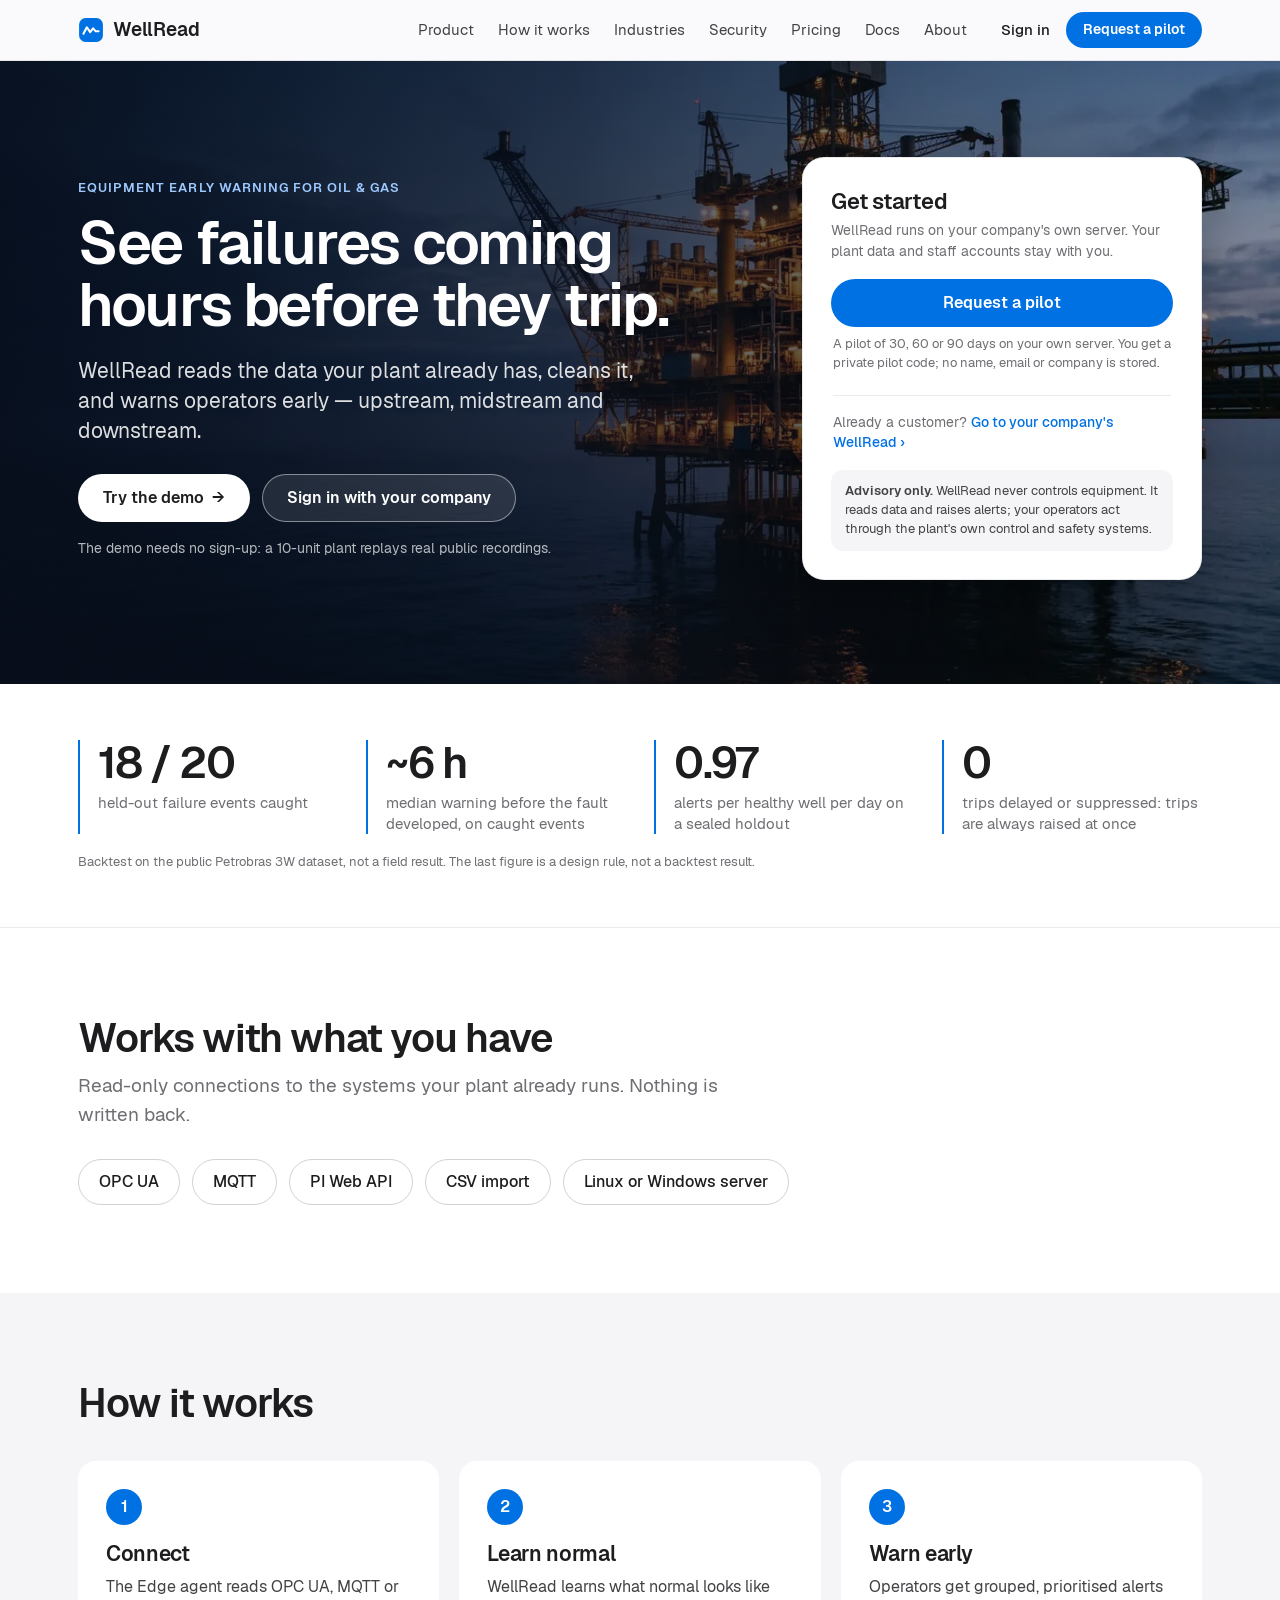
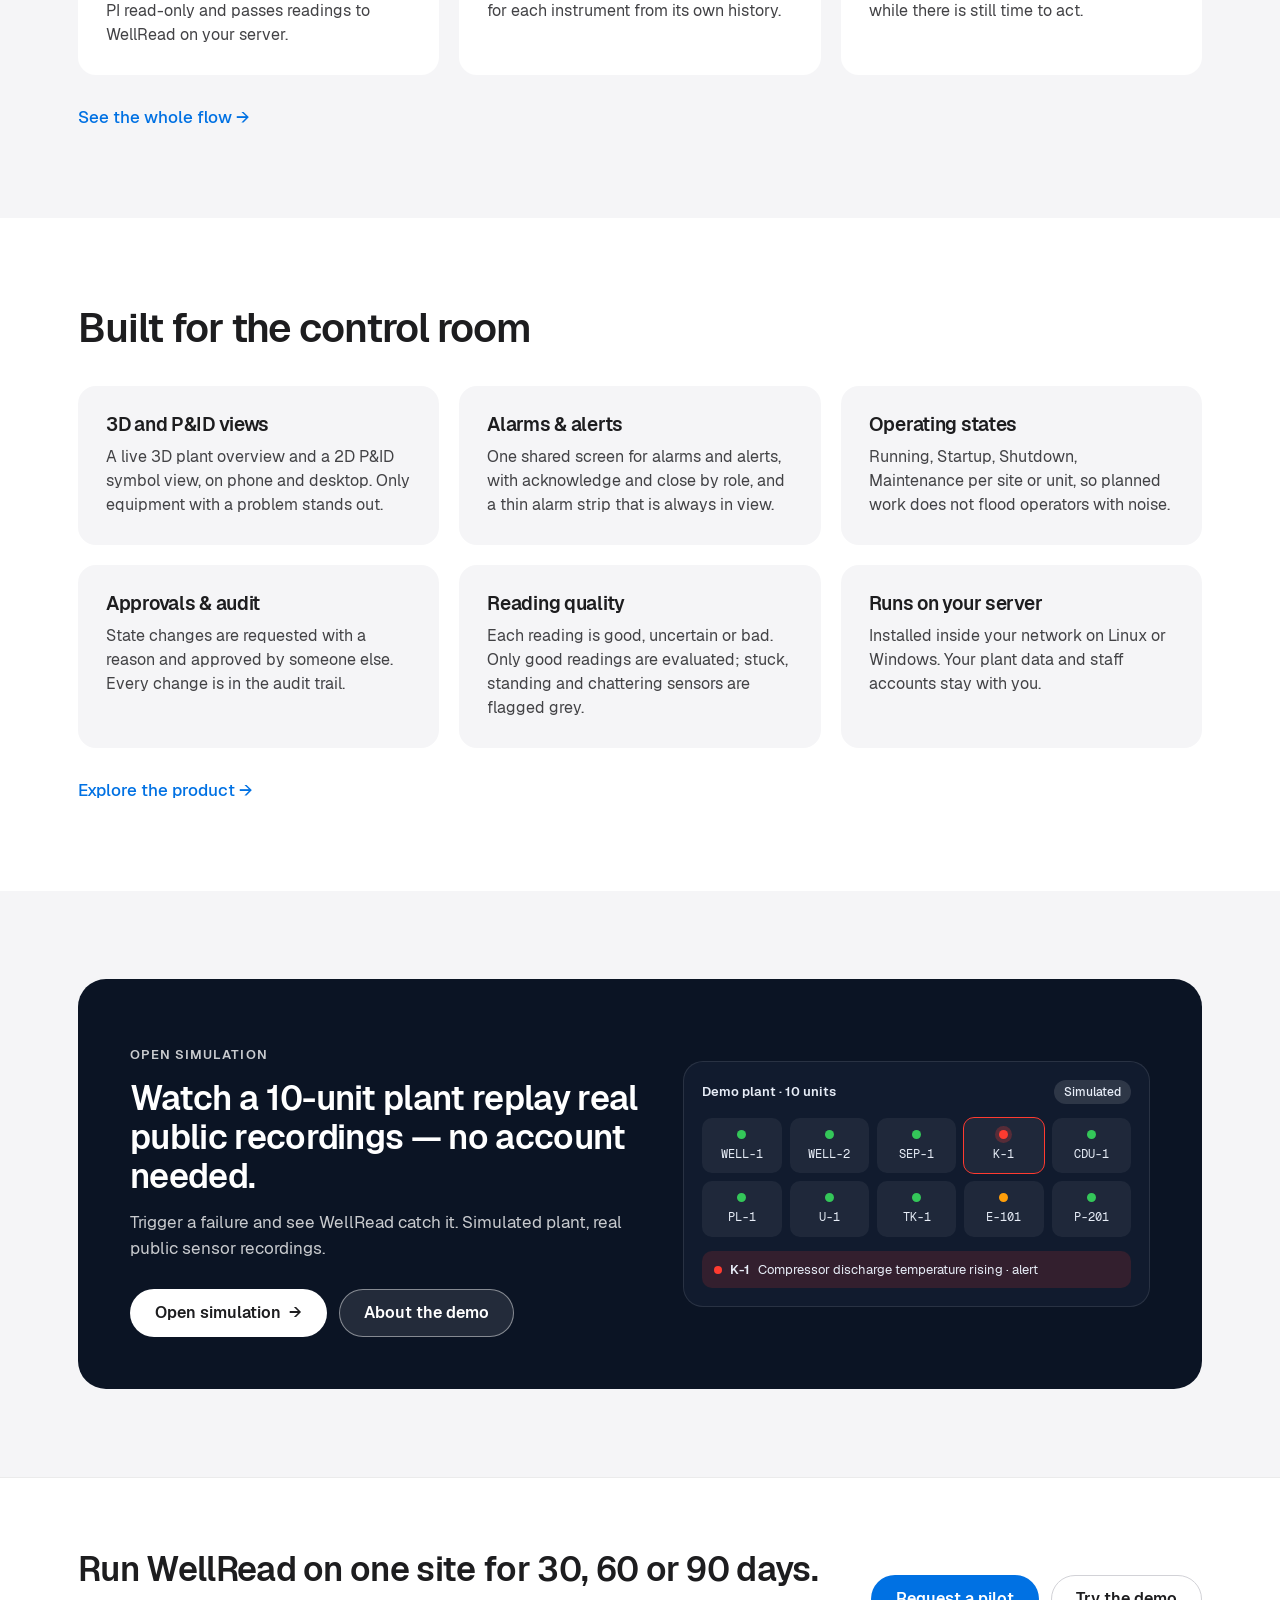
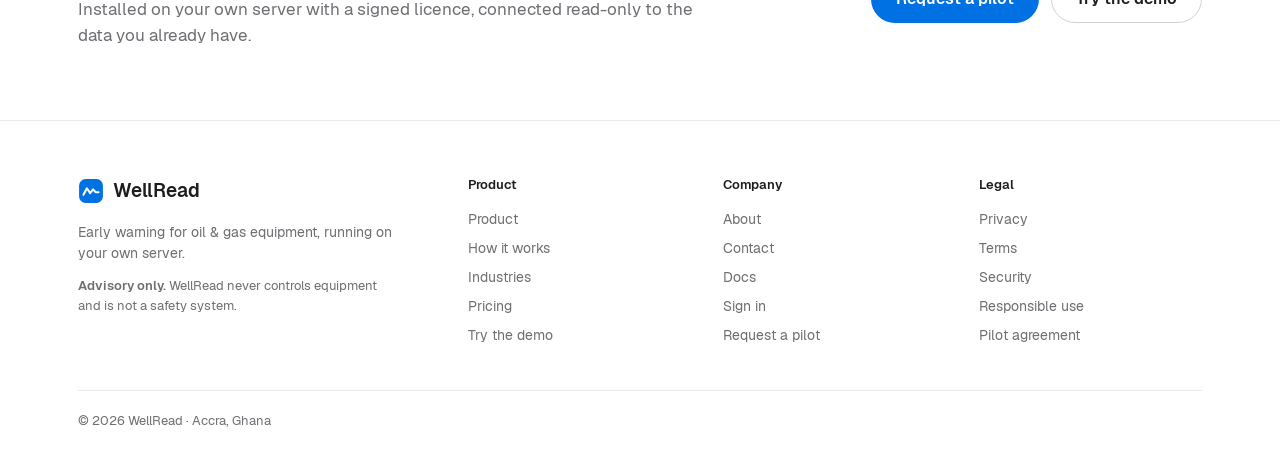
<file: index.html>
<!doctype html>
<html lang="en" data-theme="light">
<head>
<meta charset="utf-8" />
<meta name="viewport" content="width=device-width, initial-scale=1" />
<title>WellRead · Equipment early-warning for oil &amp; gas</title>
<meta name="description" content="WellRead watches your plant's sensor data and warns you before equipment trips. Upstream, midstream and downstream. Advisory only." />
<link rel="stylesheet" href="fonts/geist.css?v=1" />
<link rel="stylesheet" href="css/site.css?v=1" />
</head>
<body class="s-body s-home">
<a class="s-skip" href="#main">Skip to content</a>
<header class="s-top"><div class="s-bar s-wrap">
  <a class="s-logo" href="./" aria-label="WellRead home"><svg class="s-mark" viewBox="0 0 24 24" aria-hidden="true"><rect x="1" y="1" width="22" height="22" rx="6" fill="#0071e3"/><path d="M5 15.5l3.2-6 3 4.4 2.7-3.4 2.4 2.6H19" fill="none" stroke="#fff" stroke-width="1.9" stroke-linecap="round" stroke-linejoin="round"/></svg><span>WellRead</span></a>
  <nav class="s-nav" id="s-nav" aria-label="Main"><a href="https://wellread-uhm3.onrender.com/product">Product</a><a href="how-it-works.html">How it works</a><a href="https://wellread-uhm3.onrender.com/industries">Industries</a><a href="https://wellread-uhm3.onrender.com/security">Security</a><a href="https://wellread-uhm3.onrender.com/pricing">Pricing</a><a href="https://wellread-uhm3.onrender.com/docs">Docs</a><a href="https://wellread-uhm3.onrender.com/about">About</a><span class="s-navx"><a class="s-signin" href="https://wellread-uhm3.onrender.com/sign-in">Sign in</a><a class="s-btn s-btn-pri s-btn-sm" href="https://wellread-uhm3.onrender.com/pilot">Request a pilot</a></span></nav>
  <button class="s-burger" id="s-burger" type="button" aria-controls="s-nav" aria-expanded="false" aria-label="Menu"><i></i><i></i><i></i></button>
</div></header>
<main id="main">
<section class="s-hero" aria-label="Introduction">
  <picture class="s-hero-pic"><source type="image/webp" srcset="img/site/hero-800.webp 800w, img/site/hero.webp 1400w" sizes="100vw"><img src="img/site/hero.jpg" alt="" width="1376" height="768" decoding="async"></picture>
  <div class="s-wrap s-hero-in">
    <div class="s-hero-txt">
      <p class="s-eyebrow">Equipment early warning for oil &amp; gas</p>
      <h1>See failures coming hours before they trip.</h1>
      <p class="s-sub">WellRead reads the data your plant already has, cleans it, and warns operators early — upstream, midstream and downstream.</p>
      <div class="s-btns"><a class="s-btn s-btn-light" href="https://wellread-uhm3.onrender.com/sim" id="open-sim">Try the demo <span aria-hidden="true">→</span></a><a class="s-btn s-btn-ghost" href="https://wellread-uhm3.onrender.com/sign-in">Sign in with your company</a></div>
      <p class="s-hero-note">The demo needs no sign-up: a 10-unit plant replays real public recordings.</p>
    </div>
    <section class="x-card lc" aria-label="Get started" id="lc">
      <h2>Get started</h2>
      <p class="w-muted lc-lead">WellRead runs on your company's own server. Your plant data and staff accounts stay with you.</p>
      <a class="x-btn w-pri lc-btn" href="https://wellread-uhm3.onrender.com/pilot" id="lc-pilot">Request a pilot</a>
      <p class="w-muted lc-note" id="lc-pilot-note">A pilot of 30, 60 or 90 days on your own server. You get a private pilot code; no name, email or company is stored.</p>
      <p class="lc-cust">Already a customer? <a href="#company" id="lc-co" aria-expanded="false" aria-controls="lc-addr">Go to your company's WellRead &rsaquo;</a></p>
      <form class="lc-addr" id="lc-addr" hidden novalidate autocomplete="off">
        <label class="w-lab" for="lc-url">Your company's WellRead address</label>
        <div class="lc-row"><input class="w-input" id="lc-url" type="url" inputmode="url" autocapitalize="off" autocorrect="off" spellcheck="false" placeholder="wellread.yourcompany.com" /><button class="x-btn w-pri" type="submit" id="lc-go">Go</button></div>
        <p class="w-err" id="lc-err" role="alert"></p>
        <p class="w-muted lc-note">Don't know it? Your IT team has it on the setup sheet. This address is only remembered on this device.</p>
      </form>

      <p class="advisory" style="margin-top:18px"><span><b>Advisory only.</b> WellRead never controls equipment. It reads data and raises alerts; your operators act through the plant's own control and safety systems.</span></p>
    </section>
  </div>
</section>

<section class="s-sec s-figs-sec" aria-label="Backtest results"><div class="s-wrap">
  <div class="s-figs">
    <div><b>18 / 20</b><span>held-out failure events caught</span></div>
    <div><b>~6 h</b><span>median warning before the fault developed, on caught events</span></div>
    <div><b>0.97</b><span>alerts per healthy well per day on a sealed holdout</span></div>
    <div><b>0</b><span>trips delayed or suppressed: trips are always raised at once</span></div>
  </div>
  <p class="s-fine">Backtest on the public Petrobras 3W dataset, not a field result. The last figure is a design rule, not a backtest result.</p>
</div></section>

<section class="s-sec s-sec-white"><div class="s-wrap">
  <h2 class="s-h2">Works with what you have</h2>
  <p class="s-lead">Read-only connections to the systems your plant already runs. Nothing is written back.</p>
  <ul class="s-badges"><li>OPC UA</li><li>MQTT</li><li>PI Web API</li><li>CSV import</li><li>Linux or Windows server</li></ul>
</div></section>

<section class="s-sec"><div class="s-wrap">
  <h2 class="s-h2">How it works</h2>
  <ol class="s-steps3">
    <li><span>1</span><h3>Connect</h3><p>The Edge agent reads OPC UA, MQTT or PI read-only and passes readings to WellRead on your server.</p></li>
    <li><span>2</span><h3>Learn normal</h3><p>WellRead learns what normal looks like for each instrument from its own history.</p></li>
    <li><span>3</span><h3>Warn early</h3><p>Operators get grouped, prioritised alerts while there is still time to act.</p></li>
  </ol>
  <p class="s-more"><a href="how-it-works.html">See the whole flow <span aria-hidden="true">→</span></a></p>
</div></section>

<section class="s-sec s-sec-white"><div class="s-wrap">
  <h2 class="s-h2">Built for the control room</h2>
  <div class="s-cards3"><article class="s-card"><h3>3D and P&amp;ID views</h3><p>A live 3D plant overview and a 2D P&amp;ID symbol view, on phone and desktop. Only equipment with a problem stands out.</p></article><article class="s-card"><h3>Alarms &amp; alerts</h3><p>One shared screen for alarms and alerts, with acknowledge and close by role, and a thin alarm strip that is always in view.</p></article><article class="s-card"><h3>Operating states</h3><p>Running, Startup, Shutdown, Maintenance per site or unit, so planned work does not flood operators with noise.</p></article><article class="s-card"><h3>Approvals &amp; audit</h3><p>State changes are requested with a reason and approved by someone else. Every change is in the audit trail.</p></article><article class="s-card"><h3>Reading quality</h3><p>Each reading is good, uncertain or bad. Only good readings are evaluated; stuck, standing and chattering sensors are flagged grey.</p></article><article class="s-card"><h3>Runs on your server</h3><p>Installed inside your network on Linux or Windows. Your plant data and staff accounts stay with you.</p></article></div>
  <p class="s-more"><a href="https://wellread-uhm3.onrender.com/product">Explore the product <span aria-hidden="true">→</span></a></p>
</div></section>

<section class="s-sec"><div class="s-wrap">
  <div class="s-demo">
    <div><p class="s-eyebrow s-eyebrow-d">Open simulation</p><h2>Watch a 10-unit plant replay real public recordings — no account needed.</h2>
      <p>Trigger a failure and see WellRead catch it. Simulated plant, real public sensor recordings.</p>
      <div class="s-btns"><a class="s-btn s-btn-light" href="https://wellread-uhm3.onrender.com/sim">Open simulation <span aria-hidden="true">→</span></a><a class="s-btn s-btn-ghost" href="https://wellread-uhm3.onrender.com/try-demo">About the demo</a></div></div>
    <div class="s-plant" aria-hidden="true"><div class="s-plant-hd"><span>Demo plant · 10 units</span><span class="s-pill-sim">Simulated</span></div>
    <div class="s-plant-grid"><div class="s-unit s-ok"><i></i>WELL-1</div><div class="s-unit s-ok"><i></i>WELL-2</div><div class="s-unit s-ok"><i></i>SEP-1</div><div class="s-unit s-crit"><i></i>K-1</div><div class="s-unit s-ok"><i></i>CDU-1</div><div class="s-unit s-ok"><i></i>PL-1</div><div class="s-unit s-ok"><i></i>U-1</div><div class="s-unit s-ok"><i></i>TK-1</div><div class="s-unit s-warn"><i></i>E-101</div><div class="s-unit s-ok"><i></i>P-201</div></div>
    <div class="s-plant-al"><i></i><b>K-1</b><span>Compressor discharge temperature rising · alert</span></div></div>
  </div>
</div></section>
<section class="s-band"><div class="s-wrap s-band-in"><div><h2>Run WellRead on one site for 30, 60 or 90 days.</h2><p>Installed on your own server with a signed licence, connected read-only to the data you already have.</p></div>
  <div class="s-btns"><a class="s-btn s-btn-pri" href="https://wellread-uhm3.onrender.com/pilot">Request a pilot</a><a class="s-btn s-btn-ghost-d" href="https://wellread-uhm3.onrender.com/try-demo">Try the demo</a></div></div></section>
</main>
<footer class="s-foot" id="s-foot"><div class="s-wrap">
  <div class="s-fcols">
    <div class="s-fbrand"><a class="s-logo" href="./"><svg class="s-mark" viewBox="0 0 24 24" aria-hidden="true"><rect x="1" y="1" width="22" height="22" rx="6" fill="#0071e3"/><path d="M5 15.5l3.2-6 3 4.4 2.7-3.4 2.4 2.6H19" fill="none" stroke="#fff" stroke-width="1.9" stroke-linecap="round" stroke-linejoin="round"/></svg><span>WellRead</span></a>
      <p>Early warning for oil &amp; gas equipment, running on your own server.</p>
      <p class="s-fadv"><b>Advisory only.</b> WellRead never controls equipment and is not a safety system.</p></div>
    <div><h3>Product</h3><a href="https://wellread-uhm3.onrender.com/product">Product</a><a href="how-it-works.html">How it works</a><a href="https://wellread-uhm3.onrender.com/industries">Industries</a><a href="https://wellread-uhm3.onrender.com/pricing">Pricing</a><a href="https://wellread-uhm3.onrender.com/try-demo">Try the demo</a></div>
    <div><h3>Company</h3><a href="https://wellread-uhm3.onrender.com/about">About</a><a href="https://wellread-uhm3.onrender.com/contact">Contact</a><a href="https://wellread-uhm3.onrender.com/docs">Docs</a><a href="https://wellread-uhm3.onrender.com/sign-in">Sign in</a><a href="https://wellread-uhm3.onrender.com/pilot">Request a pilot</a></div>
    <div><h3>Legal</h3><a href="https://wellread-uhm3.onrender.com/legal#privacy">Privacy</a><a href="https://wellread-uhm3.onrender.com/legal#terms">Terms</a><a href="https://wellread-uhm3.onrender.com/security">Security</a><a href="https://wellread-uhm3.onrender.com/legal#responsible-use">Responsible use</a><a href="https://wellread-uhm3.onrender.com/pilot-agreement">Pilot agreement</a></div>
  </div>
  <p class="s-copy">© 2026 WellRead · Accra, Ghana</p>
</div></footer>
<script src="js/landing-card.js?v=2"></script>
<script src="js/site.js?v=1"></script>
</body>
</html>
</file>
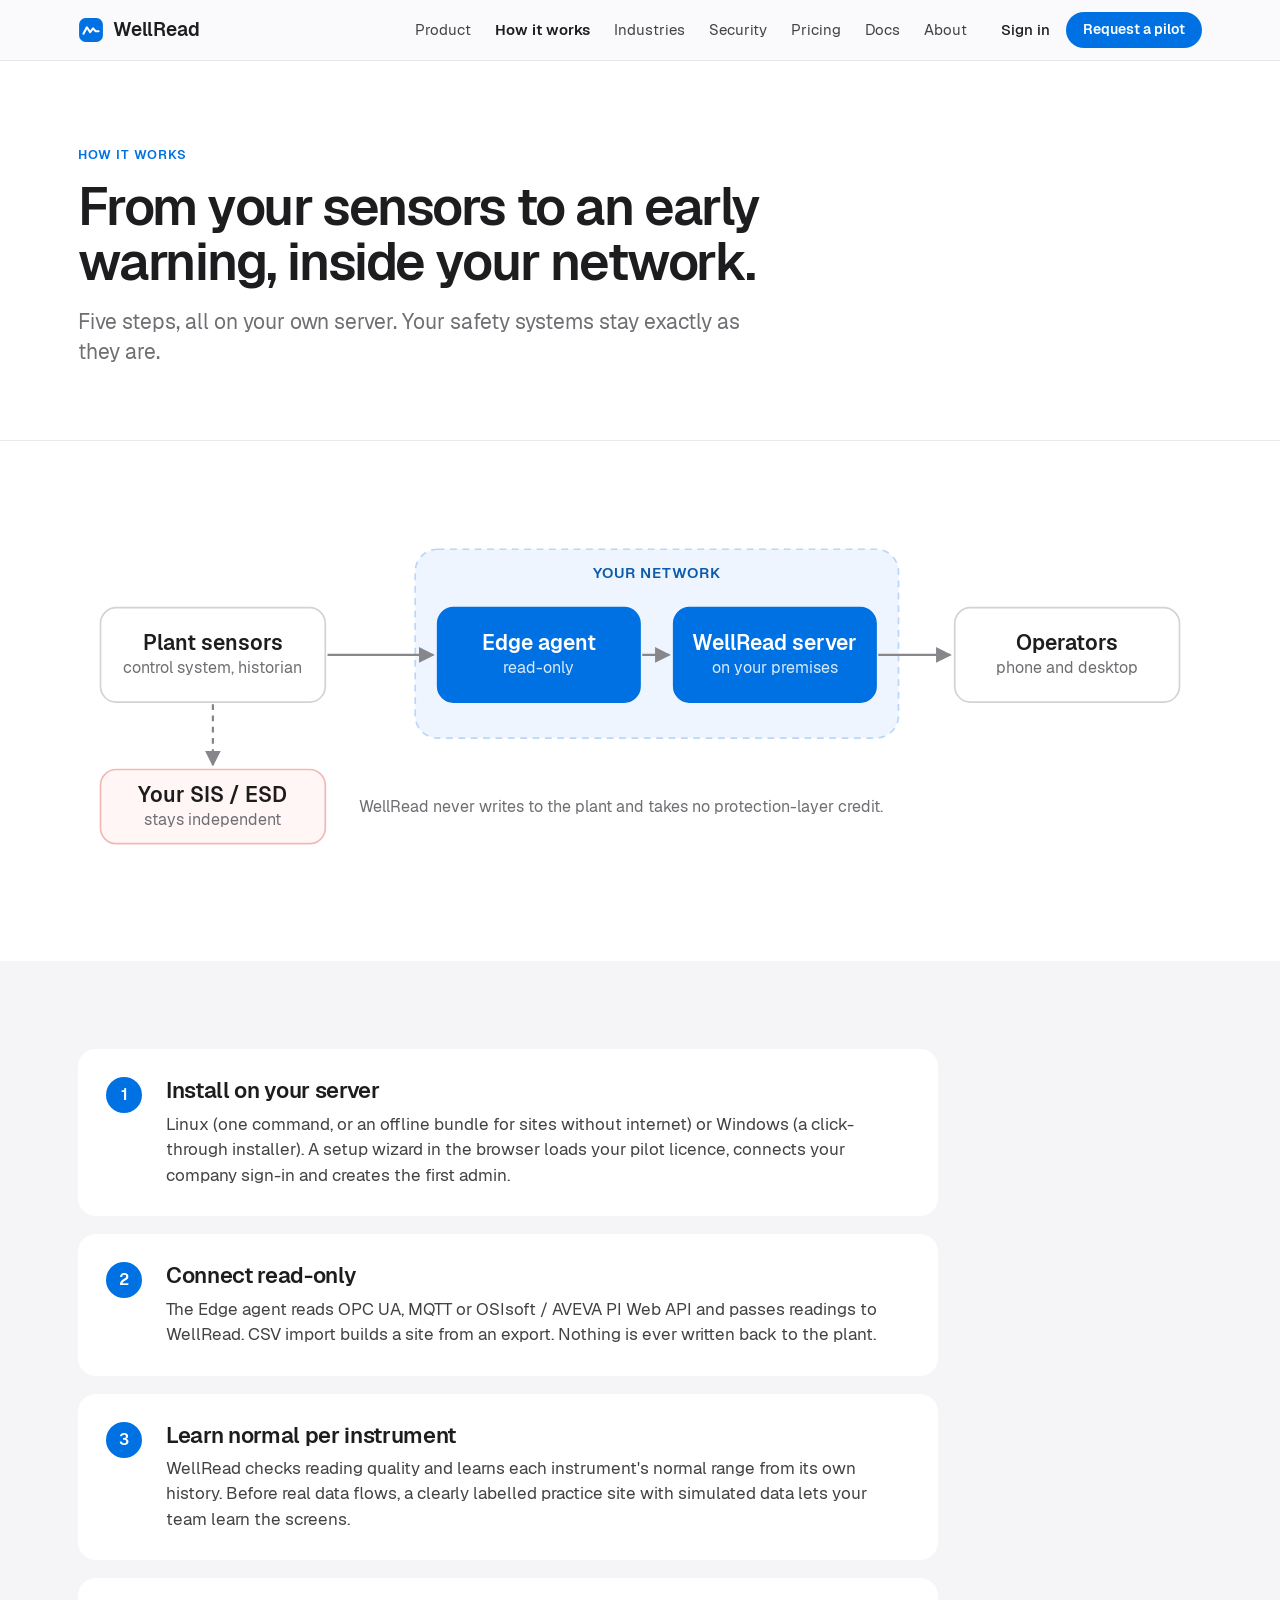
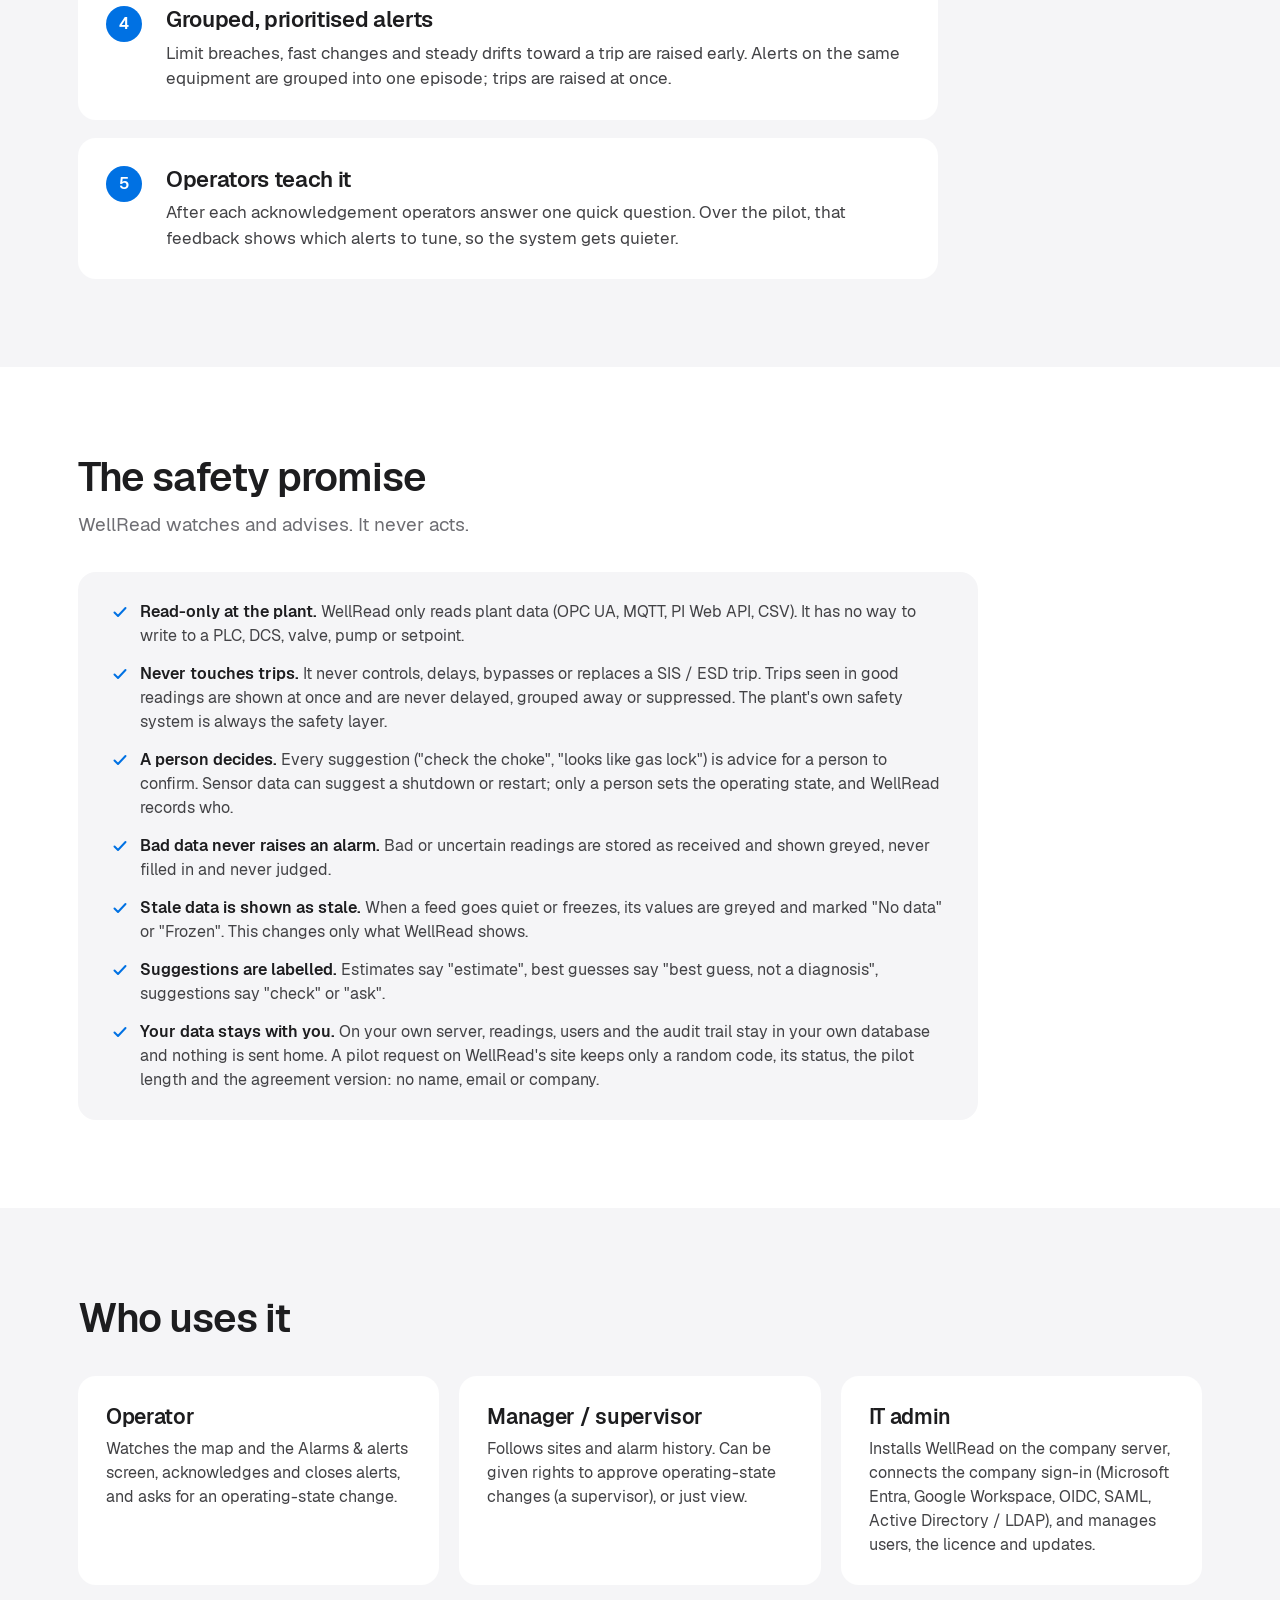
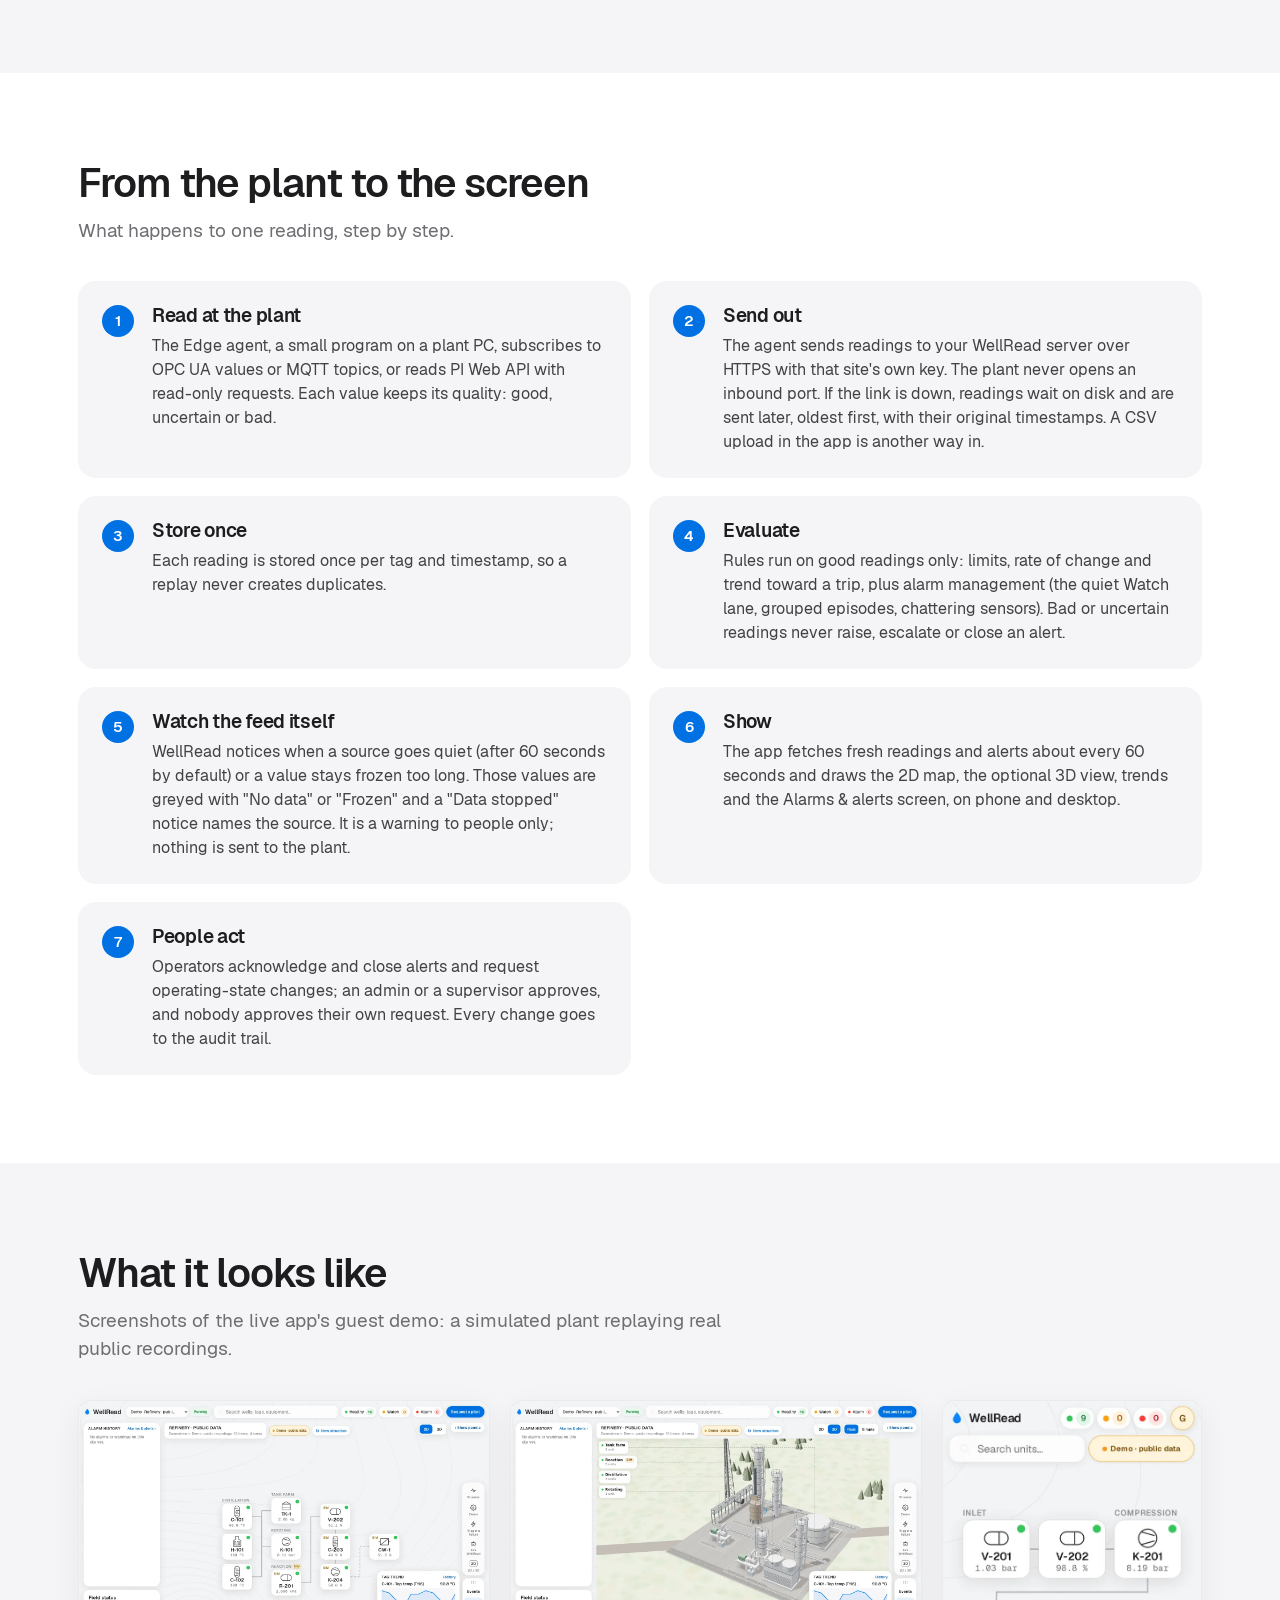
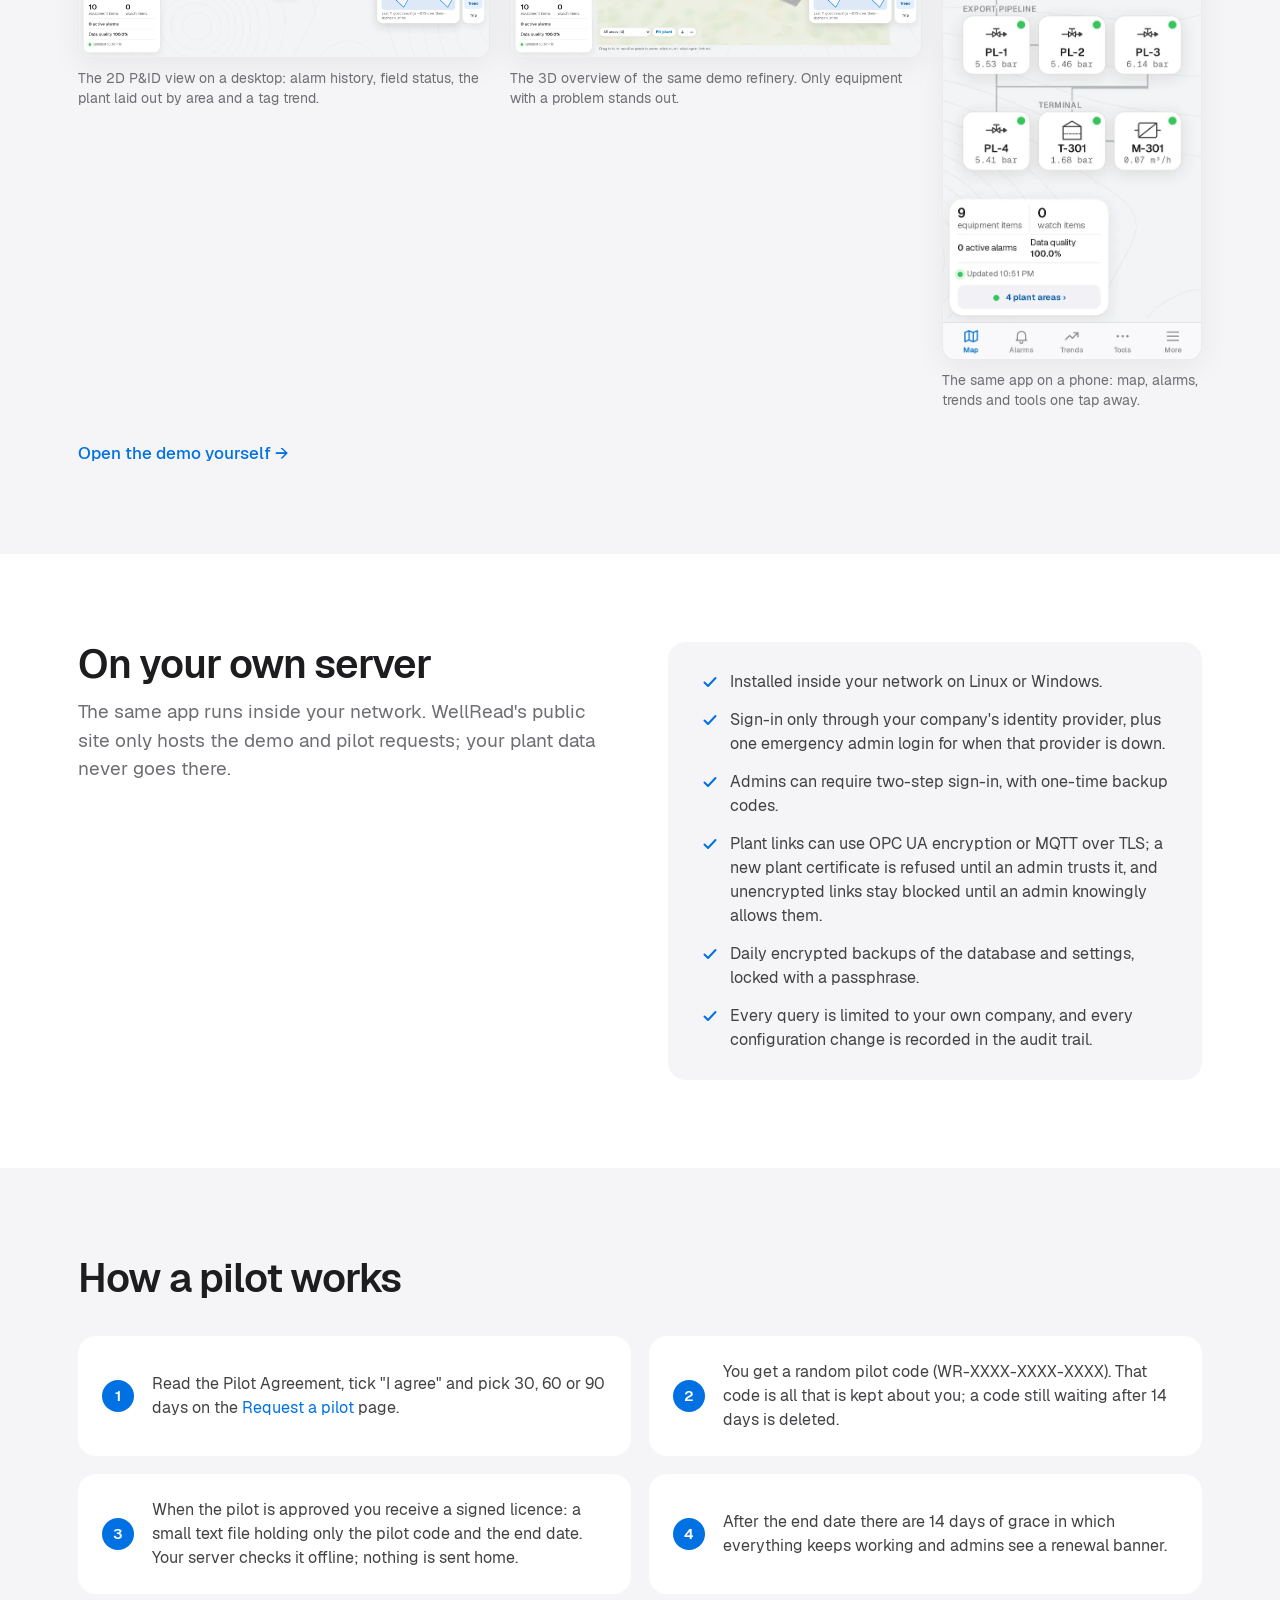
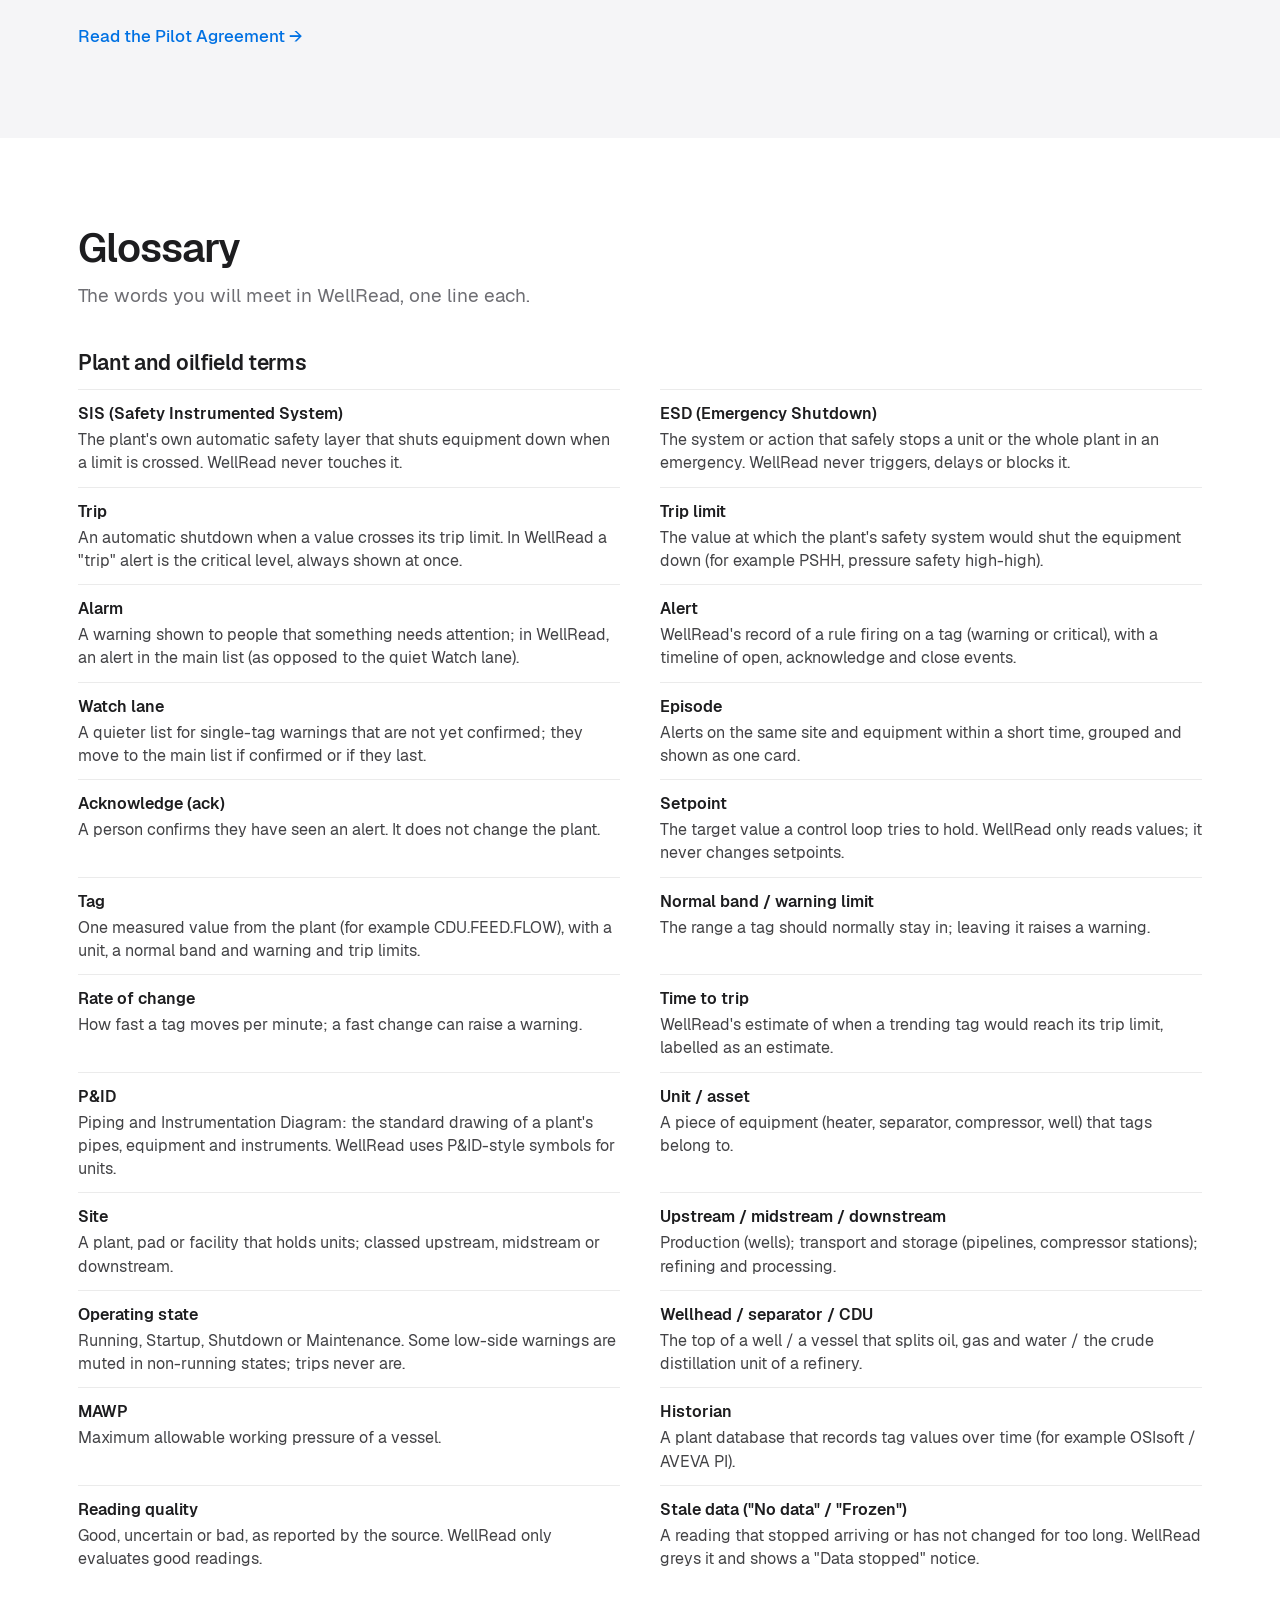
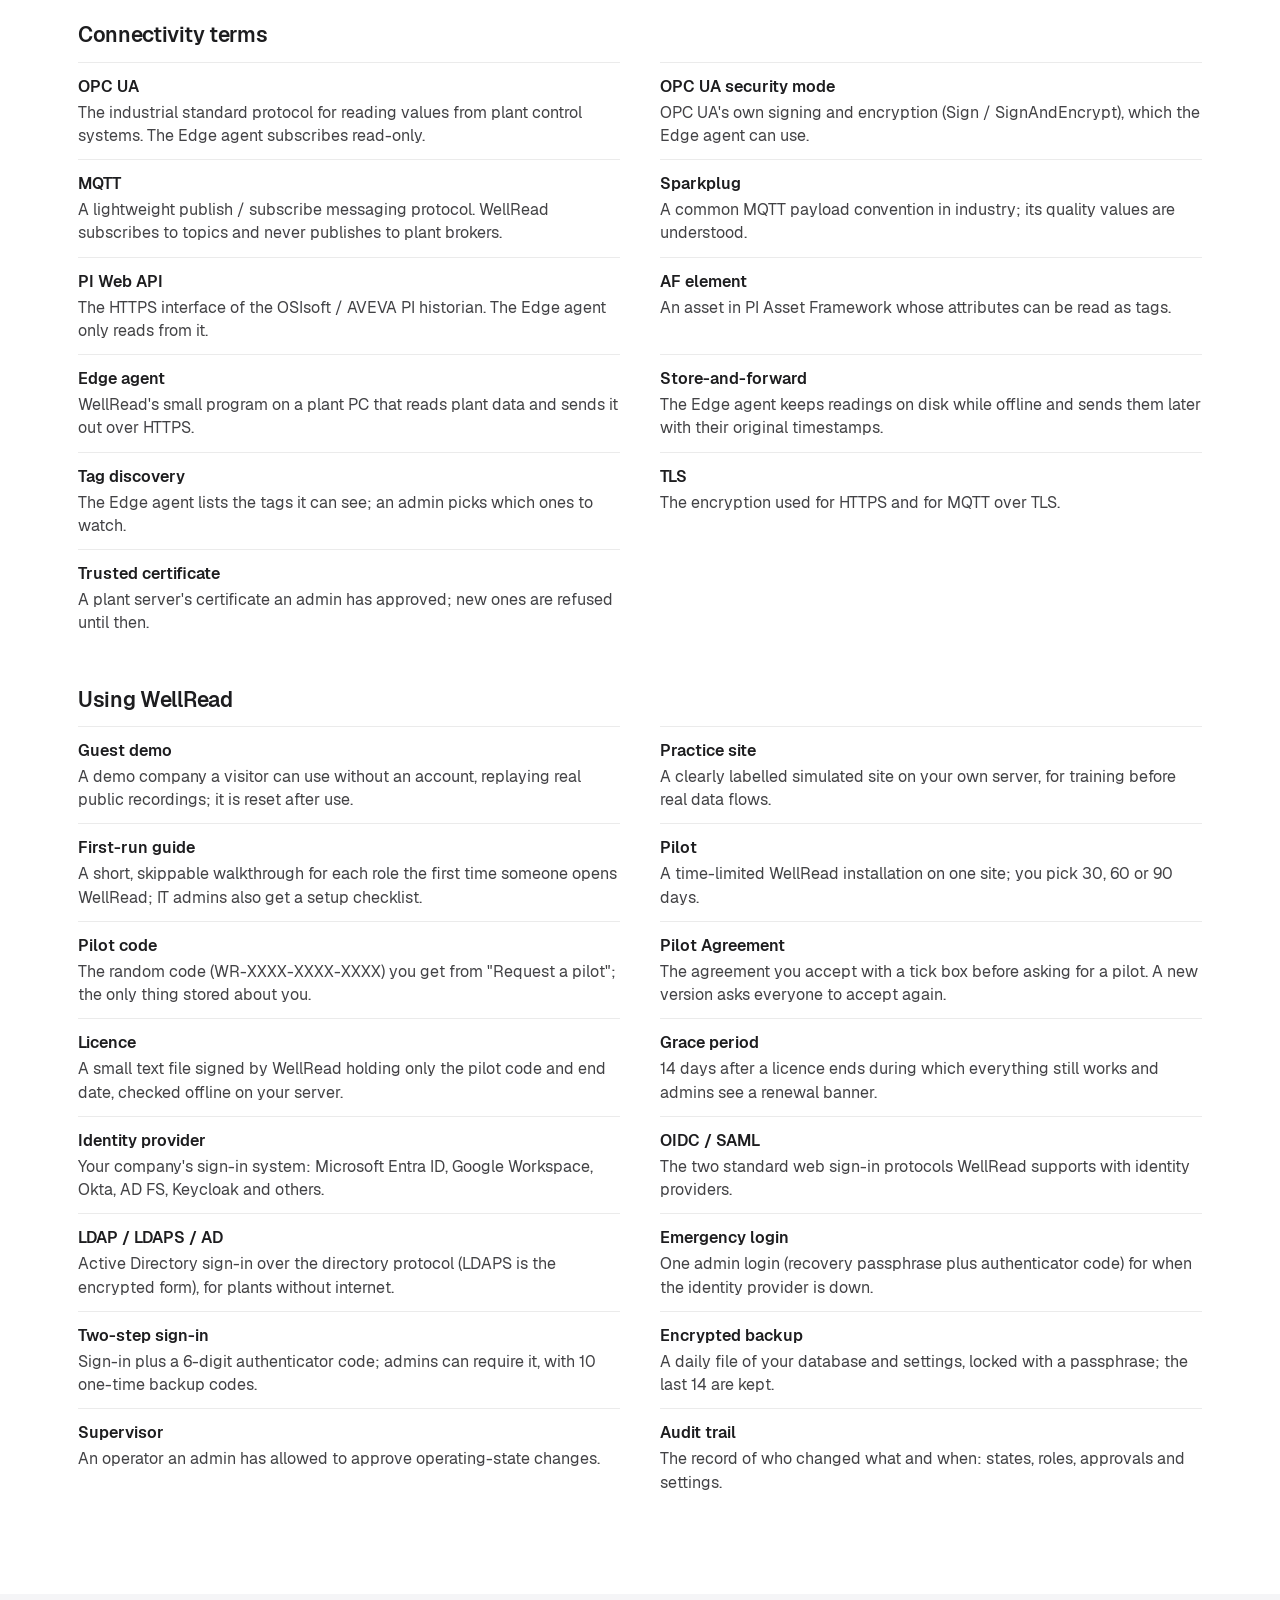
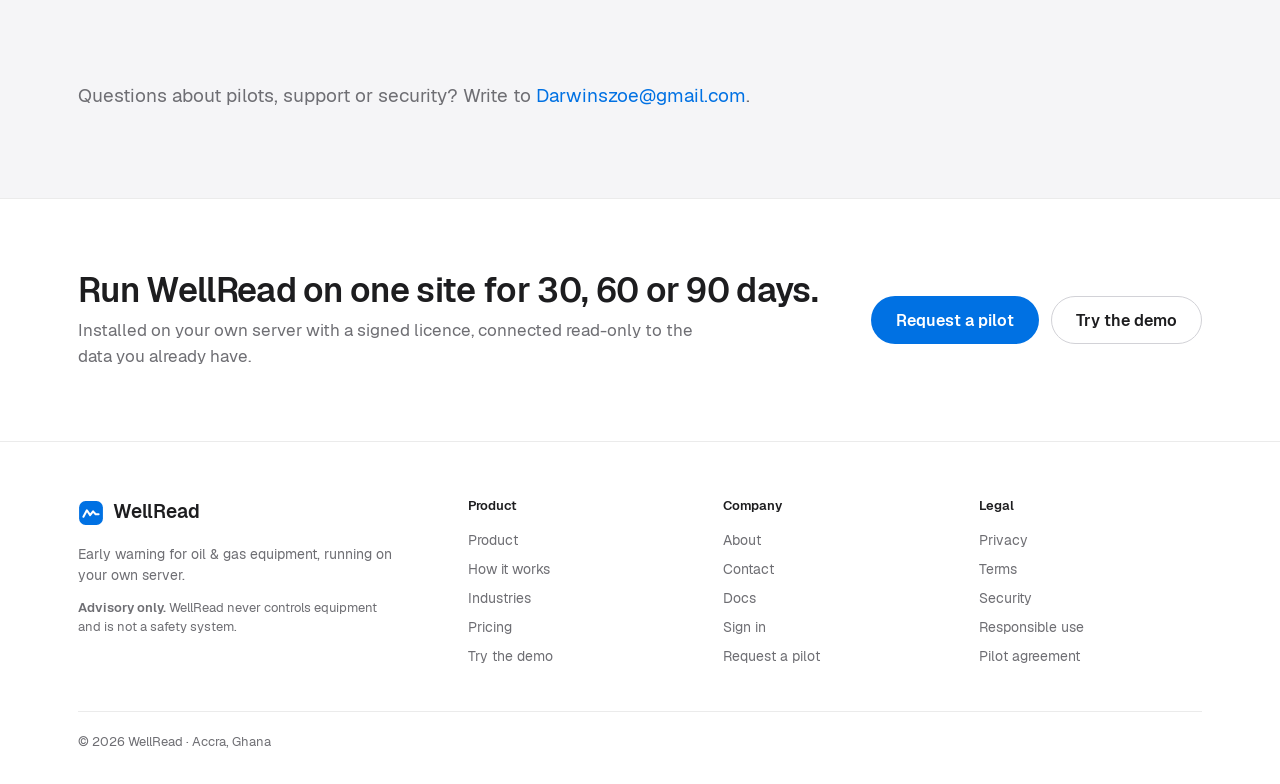
<file: how-it-works.html>
<!doctype html>
<html lang="en" data-theme="light">
<head>
<meta charset="utf-8" />
<meta name="viewport" content="width=device-width, initial-scale=1" />
<title>How it works · WellRead</title>
<meta name="description" content="How WellRead works: read-only connections, early warnings in plain words, the safety promise, the pilot and a glossary." />
<link rel="stylesheet" href="fonts/geist.css?v=1" />
<link rel="stylesheet" href="css/site.css?v=1" />
<link rel="stylesheet" href="css/docs.css?v=1" />
</head>
<body class="s-body">
<a class="s-skip" href="#main">Skip to content</a>
<header class="s-top"><div class="s-bar s-wrap">
  <a class="s-logo" href="./" aria-label="WellRead home"><svg class="s-mark" viewBox="0 0 24 24" aria-hidden="true"><rect x="1" y="1" width="22" height="22" rx="6" fill="#0071e3"/><path d="M5 15.5l3.2-6 3 4.4 2.7-3.4 2.4 2.6H19" fill="none" stroke="#fff" stroke-width="1.9" stroke-linecap="round" stroke-linejoin="round"/></svg><span>WellRead</span></a>
  <nav class="s-nav" id="s-nav" aria-label="Main"><a href="https://wellread-uhm3.onrender.com/product">Product</a><a href="how-it-works.html" aria-current="page">How it works</a><a href="https://wellread-uhm3.onrender.com/industries">Industries</a><a href="https://wellread-uhm3.onrender.com/security">Security</a><a href="https://wellread-uhm3.onrender.com/pricing">Pricing</a><a href="https://wellread-uhm3.onrender.com/docs">Docs</a><a href="https://wellread-uhm3.onrender.com/about">About</a><span class="s-navx"><a class="s-signin" href="https://wellread-uhm3.onrender.com/sign-in">Sign in</a><a class="s-btn s-btn-pri s-btn-sm" href="https://wellread-uhm3.onrender.com/pilot">Request a pilot</a></span></nav>
  <button class="s-burger" id="s-burger" type="button" aria-controls="s-nav" aria-expanded="false" aria-label="Menu"><i></i><i></i><i></i></button>
</div></header>
<main id="main">
<section class="s-phero"><div class="s-wrap s-phero-in"><p class="s-eyebrow">How it works</p><h1>From your sensors to an early warning, inside your network.</h1><p class="s-sub">Five steps, all on your own server. Your safety systems stay exactly as they are.</p></div></section>
<section class="s-sec s-sec-white"><div class="s-wrap">
  <figure class="s-flowfig"><svg class="s-flow s-flow-w" viewBox="0 0 1000 300" role="img" aria-label="Data flow: plant sensors to the Edge agent (read-only), to the WellRead server on your premises, to operators on phone and desktop. Your safety instrumented system stays independent.">
  <defs><marker id="ah" viewBox="0 0 10 10" refX="9" refY="5" markerWidth="7" markerHeight="7" orient="auto"><path d="M0 0L10 5L0 10z" fill="#86868b"/></marker></defs>
  <rect x="300" y="18" width="430" height="168" rx="20" class="zone"/><text x="515" y="44" class="tz">Your network</text>
  <g class=""><rect x="20" y="70" width="200" height="84" rx="14"/><text x="120" y="108" class="t1">Plant sensors</text><text x="120" y="128" class="t2">control system, historian</text></g>
  <g class="blue"><rect x="320" y="70" width="180" height="84" rx="14"/><text x="410" y="108" class="t1">Edge agent</text><text x="410" y="128" class="t2">read-only</text></g>
  <g class="blue"><rect x="530" y="70" width="180" height="84" rx="14"/><text x="620" y="108" class="t1">WellRead server</text><text x="620" y="128" class="t2">on your premises</text></g>
  <g class=""><rect x="780" y="70" width="200" height="84" rx="14"/><text x="880" y="108" class="t1">Operators</text><text x="880" y="128" class="t2">phone and desktop</text></g>
  <line x1="222" y1="112" x2="316" y2="112" class="" marker-end="url(#ah)"/><line x1="502" y1="112" x2="526" y2="112" class="" marker-end="url(#ah)"/><line x1="712" y1="112" x2="776" y2="112" class="" marker-end="url(#ah)"/>
  <g class="sis"><rect x="20" y="214" width="200" height="66" rx="14"/><text x="120" y="243" class="t1">Your SIS / ESD</text><text x="120" y="263" class="t2">stays independent</text></g>
  <line x1="120" y1="156" x2="120" y2="210" class="dash" marker-end="url(#ah)"/>
  <text x="250" y="252" class="t3">WellRead never writes to the plant and takes no protection-layer credit.</text>
</svg><svg class="s-flow s-flow-t" viewBox="0 0 340 620" role="img" aria-label="Data flow: plant sensors to the Edge agent (read-only), to the WellRead server on your premises, to operators on phone and desktop. Your safety instrumented system stays independent.">
  <defs><marker id="ah2" viewBox="0 0 10 10" refX="9" refY="5" markerWidth="7" markerHeight="7" orient="auto"><path d="M0 0L10 5L0 10z" fill="#86868b"/></marker></defs>
  <g class=""><rect x="20" y="10" width="300" height="74" rx="14"/><text x="170" y="43" class="t1">Plant sensors</text><text x="170" y="63" class="t2">control system, historian</text></g>
  <rect x="8" y="112" width="324" height="236" rx="20" class="zone"/><text x="24" y="136" class="tz tzl">Your network</text>
  <g class="blue"><rect x="20" y="148" width="300" height="74" rx="14"/><text x="170" y="181" class="t1">Edge agent</text><text x="170" y="201" class="t2">read-only</text></g>
  <g class="blue"><rect x="20" y="260" width="300" height="74" rx="14"/><text x="170" y="293" class="t1">WellRead server</text><text x="170" y="313" class="t2">on your premises</text></g>
  <g class=""><rect x="20" y="384" width="300" height="74" rx="14"/><text x="170" y="417" class="t1">Operators</text><text x="170" y="437" class="t2">phone and desktop</text></g>
  <line x1="170" y1="86" x2="170" y2="144" marker-end="url(#ah2)"/><line x1="170" y1="224" x2="170" y2="256" marker-end="url(#ah2)"/><line x1="170" y1="336" x2="170" y2="380" marker-end="url(#ah2)"/>
  <g class="sis"><rect x="20" y="500" width="300" height="74" rx="14"/><text x="170" y="533" class="t1">Your SIS / ESD</text><text x="170" y="553" class="t2">stays independent</text></g>
  <text x="170" y="604" class="t3">WellRead never writes to the plant.</text>
</svg></figure>
</div></section>
<section class="s-sec"><div class="s-wrap">
  <ol class="s-steps"><li><span>1</span><div><h2>Install on your server</h2><p>Linux (one command, or an offline bundle for sites without internet) or Windows (a click-through installer). A setup wizard in the browser loads your pilot licence, connects your company sign-in and creates the first admin.</p></div></li><li><span>2</span><div><h2>Connect read-only</h2><p>The Edge agent reads OPC UA, MQTT or OSIsoft / AVEVA PI Web API and passes readings to WellRead. CSV import builds a site from an export. Nothing is ever written back to the plant.</p></div></li><li><span>3</span><div><h2>Learn normal per instrument</h2><p>WellRead checks reading quality and learns each instrument's normal range from its own history. Before real data flows, a clearly labelled practice site with simulated data lets your team learn the screens.</p></div></li><li><span>4</span><div><h2>Grouped, prioritised alerts</h2><p>Limit breaches, fast changes and steady drifts toward a trip are raised early. Alerts on the same equipment are grouped into one episode; trips are raised at once.</p></div></li><li><span>5</span><div><h2>Operators teach it</h2><p>After each acknowledgement operators answer one quick question. Over the pilot, that feedback shows which alerts to tune, so the system gets quieter.</p></div></li></ol>
</div></section>

<section class="s-sec s-sec-white" id="safety"><div class="s-wrap">
  <h2 class="s-h2">The safety promise</h2>
  <p class="s-lead">WellRead watches and advises. It never acts.</p>
  <div class="d-box"><ul class="s-ticks"><li><svg viewBox="0 0 20 20" aria-hidden="true"><path d="M4.5 10.5l3.5 3.5 7.5-8" fill="none" stroke="currentColor" stroke-width="2" stroke-linecap="round" stroke-linejoin="round"/></svg><span><b>Read-only at the plant.</b> WellRead only reads plant data (OPC UA, MQTT, PI Web API, CSV). It has no way to write to a PLC, DCS, valve, pump or setpoint.</span></li><li><svg viewBox="0 0 20 20" aria-hidden="true"><path d="M4.5 10.5l3.5 3.5 7.5-8" fill="none" stroke="currentColor" stroke-width="2" stroke-linecap="round" stroke-linejoin="round"/></svg><span><b>Never touches trips.</b> It never controls, delays, bypasses or replaces a SIS / ESD trip. Trips seen in good readings are shown at once and are never delayed, grouped away or suppressed. The plant's own safety system is always the safety layer.</span></li><li><svg viewBox="0 0 20 20" aria-hidden="true"><path d="M4.5 10.5l3.5 3.5 7.5-8" fill="none" stroke="currentColor" stroke-width="2" stroke-linecap="round" stroke-linejoin="round"/></svg><span><b>A person decides.</b> Every suggestion ("check the choke", "looks like gas lock") is advice for a person to confirm. Sensor data can suggest a shutdown or restart; only a person sets the operating state, and WellRead records who.</span></li><li><svg viewBox="0 0 20 20" aria-hidden="true"><path d="M4.5 10.5l3.5 3.5 7.5-8" fill="none" stroke="currentColor" stroke-width="2" stroke-linecap="round" stroke-linejoin="round"/></svg><span><b>Bad data never raises an alarm.</b> Bad or uncertain readings are stored as received and shown greyed, never filled in and never judged.</span></li><li><svg viewBox="0 0 20 20" aria-hidden="true"><path d="M4.5 10.5l3.5 3.5 7.5-8" fill="none" stroke="currentColor" stroke-width="2" stroke-linecap="round" stroke-linejoin="round"/></svg><span><b>Stale data is shown as stale.</b> When a feed goes quiet or freezes, its values are greyed and marked "No data" or "Frozen". This changes only what WellRead shows.</span></li><li><svg viewBox="0 0 20 20" aria-hidden="true"><path d="M4.5 10.5l3.5 3.5 7.5-8" fill="none" stroke="currentColor" stroke-width="2" stroke-linecap="round" stroke-linejoin="round"/></svg><span><b>Suggestions are labelled.</b> Estimates say "estimate", best guesses say "best guess, not a diagnosis", suggestions say "check" or "ask".</span></li><li><svg viewBox="0 0 20 20" aria-hidden="true"><path d="M4.5 10.5l3.5 3.5 7.5-8" fill="none" stroke="currentColor" stroke-width="2" stroke-linecap="round" stroke-linejoin="round"/></svg><span><b>Your data stays with you.</b> On your own server, readings, users and the audit trail stay in your own database and nothing is sent home. A pilot request on WellRead's site keeps only a random code, its status, the pilot length and the agreement version: no name, email or company.</span></li></ul></div>
</div></section>

<section class="s-sec" id="who"><div class="s-wrap">
  <h2 class="s-h2">Who uses it</h2>
  <div class="s-cards3 d-cards"><article class="s-card"><h3>Operator</h3><p>Watches the map and the Alarms &amp; alerts screen, acknowledges and closes alerts, and asks for an operating-state change.</p></article><article class="s-card"><h3>Manager / supervisor</h3><p>Follows sites and alarm history. Can be given rights to approve operating-state changes (a supervisor), or just view.</p></article><article class="s-card"><h3>IT admin</h3><p>Installs WellRead on the company server, connects the company sign-in (Microsoft Entra, Google Workspace, OIDC, SAML, Active Directory / LDAP), and manages users, the licence and updates.</p></article></div>
</div></section>

<section class="s-sec s-sec-white" id="flow"><div class="s-wrap">
  <h2 class="s-h2">From the plant to the screen</h2>
  <p class="s-lead">What happens to one reading, step by step.</p>
  <ol class="d-flow"><li><span>1</span><div><h3>Read at the plant</h3><p>The Edge agent, a small program on a plant PC, subscribes to OPC UA values or MQTT topics, or reads PI Web API with read-only requests. Each value keeps its quality: good, uncertain or bad.</p></div></li><li><span>2</span><div><h3>Send out</h3><p>The agent sends readings to your WellRead server over HTTPS with that site's own key. The plant never opens an inbound port. If the link is down, readings wait on disk and are sent later, oldest first, with their original timestamps. A CSV upload in the app is another way in.</p></div></li><li><span>3</span><div><h3>Store once</h3><p>Each reading is stored once per tag and timestamp, so a replay never creates duplicates.</p></div></li><li><span>4</span><div><h3>Evaluate</h3><p>Rules run on good readings only: limits, rate of change and trend toward a trip, plus alarm management (the quiet Watch lane, grouped episodes, chattering sensors). Bad or uncertain readings never raise, escalate or close an alert.</p></div></li><li><span>5</span><div><h3>Watch the feed itself</h3><p>WellRead notices when a source goes quiet (after 60 seconds by default) or a value stays frozen too long. Those values are greyed with "No data" or "Frozen" and a "Data stopped" notice names the source. It is a warning to people only; nothing is sent to the plant.</p></div></li><li><span>6</span><div><h3>Show</h3><p>The app fetches fresh readings and alerts about every 60 seconds and draws the 2D map, the optional 3D view, trends and the Alarms &amp; alerts screen, on phone and desktop.</p></div></li><li><span>7</span><div><h3>People act</h3><p>Operators acknowledge and close alerts and request operating-state changes; an admin or a supervisor approves, and nobody approves their own request. Every change goes to the audit trail.</p></div></li></ol>
</div></section>

<section class="s-sec" id="screens"><div class="s-wrap">
  <h2 class="s-h2">What it looks like</h2>
  <p class="s-lead">Screenshots of the live app's guest demo: a simulated plant replaying real public recordings.</p>
  <div class="d-shots"><figure class="d-shot"><picture><source type="image/webp" srcset="img/shots/shot-desktop-2d.webp"><img src="img/shots/shot-desktop-2d.jpg" alt="WellRead 2D plant view on a desktop, guest demo refinery" loading="lazy" decoding="async"></picture><figcaption>The 2D P&amp;ID view on a desktop: alarm history, field status, the plant laid out by area and a tag trend.</figcaption></figure><figure class="d-shot"><picture><source type="image/webp" srcset="img/shots/shot-desktop-3d.webp"><img src="img/shots/shot-desktop-3d.jpg" alt="WellRead 3D plant overview on a desktop, guest demo refinery" loading="lazy" decoding="async"></picture><figcaption>The 3D overview of the same demo refinery. Only equipment with a problem stands out.</figcaption></figure><figure class="d-shot d-shot-phone"><picture><source type="image/webp" srcset="img/shots/shot-phone-2d.webp"><img src="img/shots/shot-phone-2d.jpg" alt="WellRead 2D view on a phone, guest demo pipeline site" loading="lazy" decoding="async"></picture><figcaption>The same app on a phone: map, alarms, trends and tools one tap away.</figcaption></figure></div>
  <p class="s-more"><a href="https://wellread-uhm3.onrender.com/sim">Open the demo yourself <span aria-hidden="true">→</span></a></p>
</div></section>

<section class="s-sec s-sec-white" id="your-server"><div class="s-wrap s-split2 d-split">
  <div><h2 class="s-h2">On your own server</h2>
    <p class="s-lead">The same app runs inside your network. WellRead's public site only hosts the demo and pilot requests; your plant data never goes there.</p></div>
  <div class="d-box"><ul class="s-ticks"><li><svg viewBox="0 0 20 20" aria-hidden="true"><path d="M4.5 10.5l3.5 3.5 7.5-8" fill="none" stroke="currentColor" stroke-width="2" stroke-linecap="round" stroke-linejoin="round"/></svg><span>Installed inside your network on Linux or Windows.</span></li><li><svg viewBox="0 0 20 20" aria-hidden="true"><path d="M4.5 10.5l3.5 3.5 7.5-8" fill="none" stroke="currentColor" stroke-width="2" stroke-linecap="round" stroke-linejoin="round"/></svg><span>Sign-in only through your company's identity provider, plus one emergency admin login for when that provider is down.</span></li><li><svg viewBox="0 0 20 20" aria-hidden="true"><path d="M4.5 10.5l3.5 3.5 7.5-8" fill="none" stroke="currentColor" stroke-width="2" stroke-linecap="round" stroke-linejoin="round"/></svg><span>Admins can require two-step sign-in, with one-time backup codes.</span></li><li><svg viewBox="0 0 20 20" aria-hidden="true"><path d="M4.5 10.5l3.5 3.5 7.5-8" fill="none" stroke="currentColor" stroke-width="2" stroke-linecap="round" stroke-linejoin="round"/></svg><span>Plant links can use OPC UA encryption or MQTT over TLS; a new plant certificate is refused until an admin trusts it, and unencrypted links stay blocked until an admin knowingly allows them.</span></li><li><svg viewBox="0 0 20 20" aria-hidden="true"><path d="M4.5 10.5l3.5 3.5 7.5-8" fill="none" stroke="currentColor" stroke-width="2" stroke-linecap="round" stroke-linejoin="round"/></svg><span>Daily encrypted backups of the database and settings, locked with a passphrase.</span></li><li><svg viewBox="0 0 20 20" aria-hidden="true"><path d="M4.5 10.5l3.5 3.5 7.5-8" fill="none" stroke="currentColor" stroke-width="2" stroke-linecap="round" stroke-linejoin="round"/></svg><span>Every query is limited to your own company, and every configuration change is recorded in the audit trail.</span></li></ul></div>
</div></section>

<section class="s-sec" id="pilot"><div class="s-wrap">
  <h2 class="s-h2">How a pilot works</h2>
  <ol class="d-flow d-flow-w"><li><span>1</span><div><p>Read the Pilot Agreement, tick "I agree" and pick 30, 60 or 90 days on the <a href="https://wellread-uhm3.onrender.com/pilot">Request a pilot</a> page.</p></div></li><li><span>2</span><div><p>You get a random pilot code (WR-XXXX-XXXX-XXXX). That code is all that is kept about you; a code still waiting after 14 days is deleted.</p></div></li><li><span>3</span><div><p>When the pilot is approved you receive a signed licence: a small text file holding only the pilot code and the end date. Your server checks it offline; nothing is sent home.</p></div></li><li><span>4</span><div><p>After the end date there are 14 days of grace in which everything keeps working and admins see a renewal banner.</p></div></li></ol>
  <p class="s-more"><a href="https://wellread-uhm3.onrender.com/pilot-agreement">Read the Pilot Agreement <span aria-hidden="true">→</span></a></p>
</div></section>

<section class="s-sec s-sec-white" id="glossary"><div class="s-wrap">
  <h2 class="s-h2">Glossary</h2>
  <p class="s-lead">The words you will meet in WellRead, one line each.</p>
  <h3 class="d-gh">Plant and oilfield terms</h3><dl class="d-gloss"><div><dt>SIS (Safety Instrumented System)</dt><dd>The plant's own automatic safety layer that shuts equipment down when a limit is crossed. WellRead never touches it.</dd></div><div><dt>ESD (Emergency Shutdown)</dt><dd>The system or action that safely stops a unit or the whole plant in an emergency. WellRead never triggers, delays or blocks it.</dd></div><div><dt>Trip</dt><dd>An automatic shutdown when a value crosses its trip limit. In WellRead a "trip" alert is the critical level, always shown at once.</dd></div><div><dt>Trip limit</dt><dd>The value at which the plant's safety system would shut the equipment down (for example PSHH, pressure safety high-high).</dd></div><div><dt>Alarm</dt><dd>A warning shown to people that something needs attention; in WellRead, an alert in the main list (as opposed to the quiet Watch lane).</dd></div><div><dt>Alert</dt><dd>WellRead's record of a rule firing on a tag (warning or critical), with a timeline of open, acknowledge and close events.</dd></div><div><dt>Watch lane</dt><dd>A quieter list for single-tag warnings that are not yet confirmed; they move to the main list if confirmed or if they last.</dd></div><div><dt>Episode</dt><dd>Alerts on the same site and equipment within a short time, grouped and shown as one card.</dd></div><div><dt>Acknowledge (ack)</dt><dd>A person confirms they have seen an alert. It does not change the plant.</dd></div><div><dt>Setpoint</dt><dd>The target value a control loop tries to hold. WellRead only reads values; it never changes setpoints.</dd></div><div><dt>Tag</dt><dd>One measured value from the plant (for example CDU.FEED.FLOW), with a unit, a normal band and warning and trip limits.</dd></div><div><dt>Normal band / warning limit</dt><dd>The range a tag should normally stay in; leaving it raises a warning.</dd></div><div><dt>Rate of change</dt><dd>How fast a tag moves per minute; a fast change can raise a warning.</dd></div><div><dt>Time to trip</dt><dd>WellRead's estimate of when a trending tag would reach its trip limit, labelled as an estimate.</dd></div><div><dt>P&amp;ID</dt><dd>Piping and Instrumentation Diagram: the standard drawing of a plant's pipes, equipment and instruments. WellRead uses P&amp;ID-style symbols for units.</dd></div><div><dt>Unit / asset</dt><dd>A piece of equipment (heater, separator, compressor, well) that tags belong to.</dd></div><div><dt>Site</dt><dd>A plant, pad or facility that holds units; classed upstream, midstream or downstream.</dd></div><div><dt>Upstream / midstream / downstream</dt><dd>Production (wells); transport and storage (pipelines, compressor stations); refining and processing.</dd></div><div><dt>Operating state</dt><dd>Running, Startup, Shutdown or Maintenance. Some low-side warnings are muted in non-running states; trips never are.</dd></div><div><dt>Wellhead / separator / CDU</dt><dd>The top of a well / a vessel that splits oil, gas and water / the crude distillation unit of a refinery.</dd></div><div><dt>MAWP</dt><dd>Maximum allowable working pressure of a vessel.</dd></div><div><dt>Historian</dt><dd>A plant database that records tag values over time (for example OSIsoft / AVEVA PI).</dd></div><div><dt>Reading quality</dt><dd>Good, uncertain or bad, as reported by the source. WellRead only evaluates good readings.</dd></div><div><dt>Stale data ("No data" / "Frozen")</dt><dd>A reading that stopped arriving or has not changed for too long. WellRead greys it and shows a "Data stopped" notice.</dd></div></dl>
  <h3 class="d-gh">Connectivity terms</h3><dl class="d-gloss"><div><dt>OPC UA</dt><dd>The industrial standard protocol for reading values from plant control systems. The Edge agent subscribes read-only.</dd></div><div><dt>OPC UA security mode</dt><dd>OPC UA's own signing and encryption (Sign / SignAndEncrypt), which the Edge agent can use.</dd></div><div><dt>MQTT</dt><dd>A lightweight publish / subscribe messaging protocol. WellRead subscribes to topics and never publishes to plant brokers.</dd></div><div><dt>Sparkplug</dt><dd>A common MQTT payload convention in industry; its quality values are understood.</dd></div><div><dt>PI Web API</dt><dd>The HTTPS interface of the OSIsoft / AVEVA PI historian. The Edge agent only reads from it.</dd></div><div><dt>AF element</dt><dd>An asset in PI Asset Framework whose attributes can be read as tags.</dd></div><div><dt>Edge agent</dt><dd>WellRead's small program on a plant PC that reads plant data and sends it out over HTTPS.</dd></div><div><dt>Store-and-forward</dt><dd>The Edge agent keeps readings on disk while offline and sends them later with their original timestamps.</dd></div><div><dt>Tag discovery</dt><dd>The Edge agent lists the tags it can see; an admin picks which ones to watch.</dd></div><div><dt>TLS</dt><dd>The encryption used for HTTPS and for MQTT over TLS.</dd></div><div><dt>Trusted certificate</dt><dd>A plant server's certificate an admin has approved; new ones are refused until then.</dd></div></dl>
  <h3 class="d-gh">Using WellRead</h3><dl class="d-gloss"><div><dt>Guest demo</dt><dd>A demo company a visitor can use without an account, replaying real public recordings; it is reset after use.</dd></div><div><dt>Practice site</dt><dd>A clearly labelled simulated site on your own server, for training before real data flows.</dd></div><div><dt>First-run guide</dt><dd>A short, skippable walkthrough for each role the first time someone opens WellRead; IT admins also get a setup checklist.</dd></div><div><dt>Pilot</dt><dd>A time-limited WellRead installation on one site; you pick 30, 60 or 90 days.</dd></div><div><dt>Pilot code</dt><dd>The random code (WR-XXXX-XXXX-XXXX) you get from "Request a pilot"; the only thing stored about you.</dd></div><div><dt>Pilot Agreement</dt><dd>The agreement you accept with a tick box before asking for a pilot. A new version asks everyone to accept again.</dd></div><div><dt>Licence</dt><dd>A small text file signed by WellRead holding only the pilot code and end date, checked offline on your server.</dd></div><div><dt>Grace period</dt><dd>14 days after a licence ends during which everything still works and admins see a renewal banner.</dd></div><div><dt>Identity provider</dt><dd>Your company's sign-in system: Microsoft Entra ID, Google Workspace, Okta, AD FS, Keycloak and others.</dd></div><div><dt>OIDC / SAML</dt><dd>The two standard web sign-in protocols WellRead supports with identity providers.</dd></div><div><dt>LDAP / LDAPS / AD</dt><dd>Active Directory sign-in over the directory protocol (LDAPS is the encrypted form), for plants without internet.</dd></div><div><dt>Emergency login</dt><dd>One admin login (recovery passphrase plus authenticator code) for when the identity provider is down.</dd></div><div><dt>Two-step sign-in</dt><dd>Sign-in plus a 6-digit authenticator code; admins can require it, with 10 one-time backup codes.</dd></div><div><dt>Encrypted backup</dt><dd>A daily file of your database and settings, locked with a passphrase; the last 14 are kept.</dd></div><div><dt>Supervisor</dt><dd>An operator an admin has allowed to approve operating-state changes.</dd></div><div><dt>Audit trail</dt><dd>The record of who changed what and when: states, roles, approvals and settings.</dd></div></dl>
</div></section>

<section class="s-sec" id="contact"><div class="s-wrap">
  <p class="s-lead d-contact">Questions about pilots, support or security? Write to <a href="mailto:Darwinszoe@gmail.com">Darwinszoe@gmail.com</a>.</p>
</div></section>
<section class="s-band"><div class="s-wrap s-band-in"><div><h2>Run WellRead on one site for 30, 60 or 90 days.</h2><p>Installed on your own server with a signed licence, connected read-only to the data you already have.</p></div>
  <div class="s-btns"><a class="s-btn s-btn-pri" href="https://wellread-uhm3.onrender.com/pilot">Request a pilot</a><a class="s-btn s-btn-ghost-d" href="https://wellread-uhm3.onrender.com/try-demo">Try the demo</a></div></div></section>
</main>
<footer class="s-foot" id="s-foot"><div class="s-wrap">
  <div class="s-fcols">
    <div class="s-fbrand"><a class="s-logo" href="./"><svg class="s-mark" viewBox="0 0 24 24" aria-hidden="true"><rect x="1" y="1" width="22" height="22" rx="6" fill="#0071e3"/><path d="M5 15.5l3.2-6 3 4.4 2.7-3.4 2.4 2.6H19" fill="none" stroke="#fff" stroke-width="1.9" stroke-linecap="round" stroke-linejoin="round"/></svg><span>WellRead</span></a>
      <p>Early warning for oil &amp; gas equipment, running on your own server.</p>
      <p class="s-fadv"><b>Advisory only.</b> WellRead never controls equipment and is not a safety system.</p></div>
    <div><h3>Product</h3><a href="https://wellread-uhm3.onrender.com/product">Product</a><a href="how-it-works.html">How it works</a><a href="https://wellread-uhm3.onrender.com/industries">Industries</a><a href="https://wellread-uhm3.onrender.com/pricing">Pricing</a><a href="https://wellread-uhm3.onrender.com/try-demo">Try the demo</a></div>
    <div><h3>Company</h3><a href="https://wellread-uhm3.onrender.com/about">About</a><a href="https://wellread-uhm3.onrender.com/contact">Contact</a><a href="https://wellread-uhm3.onrender.com/docs">Docs</a><a href="https://wellread-uhm3.onrender.com/sign-in">Sign in</a><a href="https://wellread-uhm3.onrender.com/pilot">Request a pilot</a></div>
    <div><h3>Legal</h3><a href="https://wellread-uhm3.onrender.com/legal#privacy">Privacy</a><a href="https://wellread-uhm3.onrender.com/legal#terms">Terms</a><a href="https://wellread-uhm3.onrender.com/security">Security</a><a href="https://wellread-uhm3.onrender.com/legal#responsible-use">Responsible use</a><a href="https://wellread-uhm3.onrender.com/pilot-agreement">Pilot agreement</a></div>
  </div>
  <p class="s-copy">© 2026 WellRead · Accra, Ghana</p>
</div></footer>
<script src="js/site.js?v=1"></script>
</body>
</html>
</file>
<file: fonts/geist.css>
/* Geist + Geist Mono, self-hosted (on-prem: no external font requests). SIL Open Font License 1.1, see OFL.txt.
   Files: geist npm package 1.7.2 (Vercel, with basement.studio), static weights 400/500/600 (+ Mono 400): the same weights the
   simulator page used to load from Google Fonts. font-display: swap = text shows at once in the fallback stack. */
@font-face { font-family: "Geist"; font-style: normal; font-weight: 400; font-display: swap; src: url("Geist-Regular.woff2") format("woff2"); }
@font-face { font-family: "Geist"; font-style: normal; font-weight: 500; font-display: swap; src: url("Geist-Medium.woff2") format("woff2"); }
@font-face { font-family: "Geist"; font-style: normal; font-weight: 600; font-display: swap; src: url("Geist-SemiBold.woff2") format("woff2"); }
@font-face { font-family: "Geist Mono"; font-style: normal; font-weight: 400; font-display: swap; src: url("GeistMono-Regular.woff2") format("woff2"); }
</file>
<file: css/site.css>
/* WellRead website. Light, calm, Apple-like. Self-hosted fonts only (fonts/geist.css); no external requests. */
:root {
  --bg: #f5f5f7; --white: #fff; --ink: #1d1d1f; --ink2: #424245; --mute: #6e6e73; --line: #d2d2d7; --line2: rgba(0,0,0,.08);
  --blue: #0071e3; --blue-h: #0062c4; --blue-t: #eef5ff; --navy: #0b1424; --green: #1a7f37; --amber: #c93400; --red: #d70015;
  --sans: Geist, -apple-system, BlinkMacSystemFont, "Segoe UI", Roboto, "Helvetica Neue", Arial, sans-serif;
  --mono: "Geist Mono", ui-monospace, SFMono-Regular, Menlo, Consolas, monospace;
  --x-ink: #1d1d1f; --x-ink2: #6e6e73; --x-line: rgba(0,0,0,.08); --x-blue: #0071e3; --r: 18px;
}
* { box-sizing: border-box; }
html { -webkit-text-size-adjust: 100%; scroll-padding-top: 76px; }
body.s-body { margin: 0; background: var(--bg); color: var(--ink); font: 17px/1.5 var(--sans); -webkit-font-smoothing: antialiased; overflow-x: hidden; }
img { max-width: 100%; display: block; }
a { color: var(--blue); text-decoration: none; } a:hover { text-decoration: underline; }
h1, h2, h3 { letter-spacing: -.015em; margin: 0; font-weight: 600; line-height: 1.2; }
p { margin: 0; }
.s-wrap { width: 100%; max-width: 1180px; margin: 0 auto; padding: 0 28px; }
.s-skip { position: absolute; left: -9999px; top: 8px; } .s-skip:focus { left: 12px; z-index: 100; background: #fff; padding: 8px 12px; border-radius: 10px; }
.s-mono { font-family: var(--mono); font-size: .92em; overflow-wrap: anywhere; }

/* ---------- top bar */
.s-top { position: sticky; top: 0; z-index: 50; background: rgba(251,251,253,.86); -webkit-backdrop-filter: saturate(180%) blur(18px); backdrop-filter: saturate(180%) blur(18px); border-bottom: 1px solid var(--line2); }
.s-bar { display: flex; align-items: center; height: 60px; gap: 20px; }
.s-logo { display: inline-flex; align-items: center; gap: 9px; color: var(--ink); font-weight: 600; font-size: 19px; letter-spacing: -.01em; white-space: nowrap; }
.s-logo:hover { text-decoration: none; }
.s-mark { width: 26px; height: 26px; flex: none; }
.s-nav { display: flex; align-items: center; gap: 24px; margin-left: auto; }
.s-nav > a { color: var(--ink2); font-size: 14.5px; white-space: nowrap; }
.s-nav > a:hover { color: var(--ink); text-decoration: none; }
.s-nav a[aria-current="page"] { color: var(--ink); font-weight: 600; }
.s-navx { display: flex; align-items: center; gap: 16px; margin-left: 10px; }
.s-signin { color: var(--ink); font-size: 14.5px; font-weight: 500; white-space: nowrap; }
.s-burger { display: none; margin-left: auto; width: 44px; height: 44px; border: 0; background: none; border-radius: 12px; cursor: pointer; padding: 0; flex-direction: column; align-items: center; justify-content: center; gap: 5px; }
.s-burger i { display: block; width: 20px; height: 2px; background: var(--ink); border-radius: 2px; transition: transform .2s, opacity .2s; }
.s-menu-open .s-burger i:nth-child(1) { transform: translateY(7px) rotate(45deg); }
.s-menu-open .s-burger i:nth-child(2) { opacity: 0; }
.s-menu-open .s-burger i:nth-child(3) { transform: translateY(-7px) rotate(-45deg); }

/* ---------- buttons */
.s-btns { display: flex; flex-wrap: wrap; gap: 12px; margin-top: 28px; }
.s-btn { display: inline-flex; align-items: center; justify-content: center; gap: 8px; min-height: 48px; padding: 0 24px; border-radius: 980px; font: 600 16px/1.1 var(--sans); border: 1px solid transparent; cursor: pointer; text-align: center; white-space: nowrap; }
.s-btn:hover { text-decoration: none; }
.s-btn-pri { background: var(--blue); color: #fff; } .s-btn-pri:hover { background: var(--blue-h); }
.s-btn-sec { background: #fff; color: var(--blue); border-color: var(--line); } .s-btn-sec:hover { border-color: var(--blue); }
.s-btn-light { background: #fff; color: var(--ink); } .s-btn-light:hover { background: #f0f0f3; }
.s-btn-ghost { background: rgba(255,255,255,.1); color: #fff; border-color: rgba(255,255,255,.45); } .s-btn-ghost:hover { background: rgba(255,255,255,.18); }
.s-btn-ghost-d { background: transparent; color: var(--ink); border-color: var(--line); } .s-btn-ghost-d:hover { border-color: var(--ink); }
.s-btn-sm { min-height: 36px; padding: 0 16px; font-size: 14px; }
.s-btn-block { display: flex; width: 100%; margin-top: auto; }

/* ---------- home hero */
.s-hero { position: relative; background: var(--navy); color: #fff; overflow: hidden; }
.s-hero-pic, .s-phero-pic { position: absolute; inset: 0; }
.s-hero-pic img, .s-phero-pic img { width: 100%; height: 100%; object-fit: cover; object-position: 70% 50%; }
.s-hero::after { content: ""; position: absolute; inset: 0; background: linear-gradient(90deg, rgba(8,14,28,.9) 0%, rgba(8,14,28,.72) 45%, rgba(8,14,28,.25) 100%); }
.s-hero-in { position: relative; z-index: 1; display: grid; grid-template-columns: minmax(0, 1fr) 400px; gap: 56px; align-items: center; padding-top: 96px; padding-bottom: 104px; }
.s-eyebrow { font-size: 13px; font-weight: 600; letter-spacing: .08em; text-transform: uppercase; color: #9ec9ff; margin-bottom: 14px; }
.s-eyebrow-d { color: #9ec9ff; }
.s-hero h1 { font-size: 60px; line-height: 1.04; letter-spacing: -.03em; max-width: 640px; }
.s-hero .s-sub { font-size: 21px; line-height: 1.42; color: rgba(255,255,255,.86); margin-top: 20px; max-width: 580px; }
.s-hero-note { margin-top: 16px; font-size: 14px; color: rgba(255,255,255,.7); }


.x-card.lc { background: #fff; color: var(--ink); border-radius: 22px; padding: 28px; box-shadow: 0 20px 60px rgba(0,0,0,.28); border: 1px solid var(--line2); }
.lc h2 { font: 600 22px/1.2 var(--sans); letter-spacing: -.01em; margin: 2px 0 6px; color: var(--x-ink); }
.lc .w-muted, .lc .lc-lead { color: var(--mute); }
.lc .lc-lead { margin: 0 0 18px; font-size: 14px; line-height: 1.45; }
.lc .x-btn { font-family: var(--sans); border: 0; cursor: pointer; }
.lc .w-pri { background: var(--blue); color: #fff; } .lc .w-pri:hover { background: var(--blue-h); text-decoration: none; }
.lc .lc-btn { display: flex; width: 100%; justify-content: center; align-items: center; min-height: 48px; font-size: 16px; font-weight: 600; border-radius: 980px; text-decoration: none; box-sizing: border-box; }
.lc .lc-note { margin: 8px 2px 0; font-size: 13px; line-height: 1.45; }
.lc .lc-cust { margin: 22px 2px 0; padding-top: 16px; border-top: 1px solid var(--x-line); font-size: 14px; line-height: 1.45; color: var(--x-ink2); }
.lc.lc-nopilot .lc-cust { margin-top: 4px; padding-top: 0; border-top: 0; }
.lc .lc-cust a { color: var(--x-blue); text-decoration: none; font-weight: 500; }
.lc .lc-addr { margin-top: 12px; } .lc .lc-addr[hidden] { display: none; }
.lc .lc-addr .w-err:empty { display: none; }
.lc .advisory { display: block; background: var(--bg); border-radius: 12px; padding: 12px 14px; font-size: 13px; line-height: 1.45; color: var(--ink2); }
.w-lab { display: block; font-size: 13px; color: var(--mute); font-weight: 500; }
.lc-row { display: flex; gap: 8px; margin-top: 6px; }
.w-input { flex: 1; min-width: 0; font: 16px/1.3 var(--sans); padding: 11px 14px; border: 1px solid var(--line); border-radius: 12px; background: #fff; color: var(--ink); }
.w-input:focus { outline: none; border-color: var(--blue); box-shadow: 0 0 0 3px rgba(0,113,227,.18); }
.lc-row .x-btn, .lc-row .s-btn { min-height: 44px; padding: 0 20px; font-weight: 600; border-radius: 980px; }
.w-err { color: var(--red); font-size: 14px; margin: 8px 0 0; }

/* ---------- sections */
.s-sec { padding: 88px 0; }
.s-sec-white { background: #fff; }
.s-h2 { font-size: 40px; line-height: 1.1; letter-spacing: -.025em; }
.s-lead { font-size: 19px; color: var(--mute); margin-top: 12px; max-width: 680px; }
.s-more { margin-top: 30px; font-size: 17px; font-weight: 500; }
.s-fine { font-size: 13px; color: var(--mute); margin-top: 18px; line-height: 1.5; }
.s-center { text-align: center; }
.s-figs-sec { padding: 56px 0; background: #fff; border-bottom: 1px solid var(--line2); }
.s-figs { display: grid; grid-template-columns: repeat(4, 1fr); gap: 28px; }
.s-figs div { border-left: 2px solid var(--blue); padding-left: 18px; }
.s-figs b { display: block; font-size: 44px; font-weight: 600; letter-spacing: -.03em; line-height: 1.05; }
.s-figs span { display: block; font-size: 15px; color: var(--mute); margin-top: 6px; line-height: 1.4; }
.s-badges { list-style: none; padding: 0; margin: 30px 0 0; display: flex; flex-wrap: wrap; gap: 12px; }
.s-badges li { border: 1px solid var(--line); border-radius: 980px; padding: 10px 20px; font-size: 16px; font-weight: 500; background: #fff; }
.s-badges-std li { border-radius: 16px; padding: 16px 22px; display: flex; flex-direction: column; gap: 2px; color: var(--mute); font-size: 14px; font-weight: 400; min-width: 200px; }
.s-badges-std b { color: var(--ink); font-size: 19px; font-weight: 600; }
.s-steps3 { list-style: none; padding: 0; margin: 36px 0 0; display: grid; grid-template-columns: repeat(3, 1fr); gap: 20px; }
.s-steps3 li { background: #fff; border-radius: var(--r); padding: 28px; }
.s-steps3 span, .s-steps > li > span { display: grid; place-items: center; width: 36px; height: 36px; border-radius: 50%; background: var(--blue); color: #fff; font-weight: 600; font-size: 16px; margin-bottom: 16px; }
.s-steps3 h3 { font-size: 21px; margin-bottom: 8px; }
.s-steps3 p { color: var(--ink2); font-size: 16px; }
.s-cards3 { display: grid; grid-template-columns: repeat(3, 1fr); gap: 20px; margin-top: 36px; }
.s-card { background: var(--bg); border-radius: var(--r); padding: 28px; }
.s-sec:not(.s-sec-white) .s-card { background: #fff; }
.s-card h2 { font-size: 26px; margin-bottom: 8px; }
.s-card h3 { font-size: 19px; margin-bottom: 8px; }
.s-card p { color: var(--ink2); font-size: 16px; }

/* demo card (home, try the demo) */
.s-demo { display: grid; grid-template-columns: 1.1fr 1fr; gap: 40px; align-items: center; background: var(--navy); color: #fff; border-radius: 28px; padding: 52px; }
.s-demo h2 { font-size: 34px; line-height: 1.15; letter-spacing: -.02em; }
.s-demo p { color: rgba(255,255,255,.78); margin-top: 14px; }
.s-plant { background: #111b2e; border: 1px solid rgba(255,255,255,.1); border-radius: 20px; padding: 18px; color: #e8eef8; font-size: 13px; }
.s-sec:not(.s-sec-white) > .s-wrap > .s-split2 > .s-plant { background: var(--navy); }
.s-plant-hd { display: flex; justify-content: space-between; align-items: center; margin-bottom: 14px; font-weight: 600; }
.s-pill-sim { background: rgba(255,255,255,.12); border-radius: 980px; padding: 3px 10px; font-size: 12px; font-weight: 500; }
.s-plant-grid { display: grid; grid-template-columns: repeat(5, 1fr); gap: 8px; }
.s-unit { background: rgba(255,255,255,.06); border-radius: 10px; padding: 12px 6px; text-align: center; font: 500 12px/1.2 var(--mono); position: relative; }
.s-unit i { display: block; width: 9px; height: 9px; border-radius: 50%; margin: 0 auto 8px; background: #34c759; }
.s-unit.s-warn i { background: #ff9f0a; } .s-unit.s-crit i { background: #ff3b30; box-shadow: 0 0 0 4px rgba(255,59,48,.25); }
.s-unit.s-crit { outline: 1.5px solid #ff3b30; }
.s-plant-al { margin-top: 14px; display: flex; align-items: center; gap: 8px; background: rgba(255,59,48,.14); border-radius: 10px; padding: 10px 12px; line-height: 1.35; }
.s-plant-al b { flex: none; white-space: nowrap; }
.s-plant-al i { width: 8px; height: 8px; border-radius: 50%; background: #ff3b30; flex: none; }

/* closing band */
.s-band { background: #fff; border-top: 1px solid var(--line2); padding: 72px 0; }
.s-band-in { display: flex; align-items: center; justify-content: space-between; gap: 40px; }
.s-band h2 { font-size: 34px; letter-spacing: -.02em; line-height: 1.15; }
.s-band p { color: var(--mute); margin-top: 8px; max-width: 620px; }
.s-band .s-btns { margin-top: 0; flex: none; }

/* ---------- inner page heads */
.s-phero { background: #fff; border-bottom: 1px solid var(--line2); }
.s-phero-in { padding-top: 84px; padding-bottom: 72px; position: relative; z-index: 1; }
.s-phero .s-eyebrow { color: var(--blue); }
.s-phero h1 { font-size: 52px; line-height: 1.06; letter-spacing: -.03em; max-width: 820px; }
.s-phero .s-sub { font-size: 21px; color: var(--mute); margin-top: 18px; max-width: 680px; line-height: 1.45; }
.s-phero-img { position: relative; background: var(--navy); color: #fff; overflow: hidden; border-bottom: 0; }
.s-phero-img::after { content: ""; position: absolute; inset: 0; background: linear-gradient(90deg, rgba(8,14,28,.9) 0%, rgba(8,14,28,.66) 55%, rgba(8,14,28,.3) 100%); }
.s-phero-img .s-phero-in { padding-top: 120px; padding-bottom: 110px; }
.s-phero-img .s-eyebrow { color: #9ec9ff; }
.s-phero-img .s-sub { color: rgba(255,255,255,.84); }

/* product */
.s-split { display: grid; grid-template-columns: minmax(0, 1fr) 440px; gap: 56px; align-items: start; }
.s-split2 { display: grid; grid-template-columns: 1fr 1fr; gap: 56px; align-items: start; }
.s-caps article { padding: 0 0 30px; margin: 0 0 30px; border-bottom: 1px solid var(--line); }
.s-caps article:last-child { border-bottom: 0; margin-bottom: 0; }
.s-caps h2 { font-size: 26px; margin-bottom: 10px; }
.s-caps p { color: var(--ink2); }
.s-sticky { position: sticky; top: 92px; }
.s-amock { background: #fff; border-radius: 20px; box-shadow: 0 10px 40px rgba(0,0,0,.08); padding: 18px; font-size: 14px; }
.s-amock-hd { display: flex; flex-wrap: wrap; justify-content: space-between; align-items: center; gap: 10px; margin-bottom: 12px; }
.s-amock-hd b { font-size: 17px; }
.s-seg { display: inline-flex; background: var(--bg); border-radius: 9px; padding: 2px; font-size: 12px; }
.s-seg span { padding: 4px 9px; border-radius: 7px; color: var(--mute); } .s-seg .on { background: #fff; color: var(--ink); font-weight: 600; box-shadow: 0 1px 2px rgba(0,0,0,.08); }
.s-arow { display: flex; align-items: center; gap: 12px; padding: 12px; border-radius: 12px; background: var(--bg); margin-top: 8px; }
.s-arow i { width: 10px; height: 10px; border-radius: 50%; flex: none; }
.s-arow div { flex: 1; min-width: 0; line-height: 1.35; } .s-arow b { font-family: var(--mono); font-weight: 600; margin-right: 4px; }
.s-arow small { display: block; color: var(--mute); font-size: 12.5px; margin-top: 2px; }
.s-arow-crit i { background: var(--red); } .s-arow-crit small { color: var(--red); }
.s-arow-warn i { background: #ff9f0a; } .s-arow-grey i { background: #aeaeb2; } .s-arow-grey { color: var(--mute); }
.s-ack { background: var(--blue); color: #fff; border-radius: 980px; padding: 6px 14px; font-weight: 600; font-size: 13px; flex: none; }
.s-askq { display: flex; flex-wrap: wrap; align-items: center; gap: 8px; padding: 10px 12px 4px; font-size: 13px; }
.s-askq > span:first-child { font-weight: 600; margin-right: 2px; }
.s-chip { border: 1px solid var(--line); border-radius: 980px; padding: 4px 12px; background: #fff; }
.s-skip2 { color: var(--blue); margin-left: auto; }

/* how it works */
.s-flowfig { margin: 0; }
.s-flow { width: 100%; height: auto; }
.s-flow rect { fill: #fff; stroke: var(--line); stroke-width: 1.5; }
.s-flow .zone { fill: var(--blue-t); stroke: #b9d6fb; stroke-dasharray: 6 5; }
.s-flow .blue rect { fill: var(--blue); stroke: var(--blue); }
.s-flow .blue text { fill: #fff; }
.s-flow .sis rect { fill: #fff6f5; stroke: #f2b8b5; }
.s-flow text { text-anchor: middle; font-family: var(--sans); fill: var(--ink); }
.s-flow .t1 { font-size: 19px; font-weight: 600; } .s-flow .t2 { font-size: 14px; fill: var(--mute); } .s-flow .blue .t2 { fill: rgba(255,255,255,.85); }
.s-flow .t3 { font-size: 14px; fill: var(--mute); text-anchor: start; } .s-flow-t .t3 { text-anchor: middle; }
.s-flow .tzl { text-anchor: start; }
.s-flow .tz { font-size: 13px; font-weight: 600; fill: #0b5cad; letter-spacing: .06em; text-transform: uppercase; }
.s-flow line { stroke: #86868b; stroke-width: 2; } .s-flow .dash { stroke-dasharray: 5 5; }
.s-flow-t { display: none; max-width: 360px; margin: 0 auto; }
.s-steps { list-style: none; padding: 0; margin: 0; display: grid; gap: 18px; max-width: 860px; }
.s-steps > li { display: grid; grid-template-columns: 52px 1fr; gap: 8px; background: #fff; border-radius: var(--r); padding: 28px; }
.s-steps > li > span { margin: 0; }
.s-steps h2 { font-size: 22px; margin-bottom: 8px; } .s-steps p { color: var(--ink2); }

/* industries / pricing / lists */
.s-ticks { list-style: none; padding: 0; margin: 14px 0 0; display: grid; gap: 10px; }
.s-ticks li { display: grid; grid-template-columns: 20px 1fr; gap: 10px; align-items: start; color: var(--ink2); font-size: 16px; }
.s-ticks svg { width: 20px; height: 20px; color: var(--blue); margin-top: 2px; }
.s-ind h3 { font-size: 13px; text-transform: uppercase; letter-spacing: .08em; color: var(--mute); margin: 22px 0 0; font-weight: 600; }
.s-plan { display: flex; flex-direction: column; gap: 0; }
.s-plan .s-ticks { margin-bottom: 28px; }
.s-plan-s { color: var(--mute) !important; }
.s-price { font-size: 22px !important; font-weight: 600; color: var(--ink) !important; margin: 18px 0 4px; letter-spacing: -.01em; }
.s-plan-hi { box-shadow: 0 0 0 2px var(--blue) inset; }
.s-next { margin: 22px 0 0; padding-left: 22px; display: grid; gap: 12px; color: var(--ink2); }
.s-next li { padding-left: 6px; } .s-next a { overflow-wrap: anywhere; }
.s-faq { margin-top: 22px; display: grid; gap: 10px; }
.s-faq details { background: var(--bg); border-radius: 14px; padding: 16px 20px; }
.s-faq summary { font-weight: 600; cursor: pointer; }
.s-faq details p { margin-top: 10px; color: var(--ink2); }

/* security */
.s-safety { background: #fff; border-radius: var(--r); padding: 32px; border-left: 4px solid var(--red); margin-bottom: 28px; }
.s-safety h2 { font-size: 26px; margin-bottom: 10px; } .s-safety p { color: var(--ink2); max-width: 880px; }
.s-grid2 { display: grid; grid-template-columns: repeat(2, 1fr); gap: 20px; }

/* prose pages */
.s-prose h2 { font-size: 30px; margin-bottom: 14px; }
.s-prose p + p { margin-top: 14px; }
.s-prose p { color: var(--ink2); }
.s-prose .s-ticks { margin-bottom: 4px; }
.s-mission { font-size: 21px; font-weight: 500; color: var(--ink) !important; border-left: 3px solid var(--blue); padding-left: 16px; margin-top: 24px !important; }
.s-values { display: grid; gap: 16px; }
.s-legal { max-width: 820px; } .s-legal h2 { margin-top: 30px; } .s-legal h2:first-child { margin-top: 0; }
.s-draft { background: #fff7e6; color: #7a4b00 !important; border-radius: 10px; padding: 10px 14px; display: inline-block; margin-bottom: 8px; }

/* docs */
.s-docs { display: grid; grid-template-columns: 230px minmax(0, 1fr); gap: 48px; align-items: start; }
.s-dside { position: sticky; top: 88px; display: flex; flex-direction: column; gap: 2px; }
.s-dside p { font-size: 12px; font-weight: 600; letter-spacing: .08em; text-transform: uppercase; color: var(--mute); margin-bottom: 8px; }
.s-dside a { color: var(--ink2); font-size: 15px; padding: 6px 10px; border-radius: 8px; }
.s-dside a:hover { background: #fff; text-decoration: none; color: var(--ink); }
.s-dmain { background: #fff; border-radius: var(--r); padding: 40px 44px; min-width: 0; }
.s-dmain h2 { font-size: 26px; margin: 40px 0 12px; } .s-dmain h2:first-child { margin-top: 0; }
.s-dmain h3 { font-size: 18px; margin: 20px 0 8px; }
.s-dmain p, .s-dmain li { color: var(--ink2); font-size: 16px; }
.s-dmain p + p { margin-top: 10px; }
.s-dmain ul, .s-dmain ol { padding-left: 22px; display: grid; gap: 6px; margin: 8px 0 0; }
.s-code { background: #1d1d1f; color: #f5f5f7; border-radius: 12px; padding: 14px 16px; margin: 12px 0; overflow-x: auto; font: 13.5px/1.55 var(--mono); }
.s-code code { white-space: pre; }

/* sign in */
.s-sipage { padding: 72px 0 96px; }
.s-sicard { background: #fff; border-radius: 24px; padding: 40px; max-width: 520px; margin: 0 auto; box-shadow: 0 1px 2px rgba(0,0,0,.04); }
.s-sicard h1 { font-size: 32px; letter-spacing: -.02em; }
.s-lead2 { color: var(--mute); margin: 10px 0 22px; font-size: 16px; }
.s-addr .w-err:empty { display: none; }
.s-sinote { margin-top: 26px; padding-top: 20px; border-top: 1px solid var(--line2); }
.s-sinote h2 { font-size: 17px; margin-bottom: 6px; } .s-sinote p { color: var(--ink2); font-size: 15px; }
.s-silinks { margin-top: 20px; font-size: 14px; color: var(--mute); }

/* contact */
.s-contact { display: flex; flex-direction: column; } .s-contact p { margin-bottom: 22px; }
.s-contact .s-btn { margin-top: auto; white-space: normal; min-height: 44px; padding: 10px 18px; font-size: 15px; overflow-wrap: anywhere; }
.s-where { margin-top: 36px; color: var(--ink2); } .s-where p + p { margin-top: 6px; }

/* ---------- footer */
.s-foot { background: #fff; border-top: 1px solid var(--line2); padding: 56px 0 32px; font-size: 14px; }
.s-fcols { display: grid; grid-template-columns: 1.6fr 1fr 1fr 1fr; gap: 32px; }
.s-fcols h3 { font-size: 13px; font-weight: 600; color: var(--ink); margin-bottom: 12px; }
.s-fcols > div > a:not(.s-logo) { display: block; color: var(--mute); padding: 4px 0; }
.s-fcols > div > a:hover { color: var(--ink); }
.s-fbrand p { color: var(--mute); margin-top: 12px; max-width: 320px; }
.s-fadv { font-size: 13px; }
.s-copy { margin-top: 40px; padding-top: 20px; border-top: 1px solid var(--line2); color: var(--mute); font-size: 13px; }

/* ---------- tablet */
@media (max-width: 1060px) {
  .s-burger { display: flex; }
  .s-nav { display: none; position: absolute; top: 60px; left: 0; right: 0; background: #fff; border-bottom: 1px solid var(--line2); box-shadow: 0 16px 30px rgba(0,0,0,.08); flex-direction: column; align-items: stretch; gap: 0; padding: 8px 20px 20px; max-height: calc(100vh - 60px); overflow-y: auto; }
  .s-menu-open .s-nav { display: flex; }
  .s-nav > a { font-size: 18px; padding: 13px 4px; border-bottom: 1px solid var(--line2); color: var(--ink); }
  .s-navx { margin: 18px 0 0; flex-direction: column; align-items: stretch; gap: 10px; }
  .s-navx .s-signin { text-align: center; padding: 12px; border: 1px solid var(--line); border-radius: 980px; font-size: 16px; }
  .s-navx .s-btn-sm { min-height: 48px; font-size: 16px; }
  .s-hero-in { grid-template-columns: 1fr; gap: 40px; padding-top: 72px; padding-bottom: 64px; }
  .x-card.lc { max-width: 520px; }
  .s-split { grid-template-columns: 1fr; } .s-sticky { position: static; max-width: 520px; }
  .s-figs { grid-template-columns: repeat(2, 1fr); }
  .s-cards3 { grid-template-columns: 1fr 1fr; }
  .s-demo { grid-template-columns: 1fr; padding: 36px; }
}
/* ---------- phone */
@media (max-width: 760px) {
  body.s-body { font-size: 16px; }
  .s-wrap { padding: 0 20px; }
  .s-hero::after { background: linear-gradient(180deg, rgba(8,14,28,.82) 0%, rgba(8,14,28,.78) 55%, rgba(8,14,28,.9) 100%); }
  .s-hero-in { padding-top: 48px; padding-bottom: 40px; gap: 32px; }
  .s-hero h1 { font-size: 38px; line-height: 1.08; }
  .s-hero .s-sub { font-size: 18px; }
  .s-btns { flex-direction: column; } .s-btns .s-btn { width: 100%; }
  .x-card.lc { padding: 22px; }
  .s-sec { padding: 60px 0; } .s-figs-sec { padding: 44px 0; }
  .s-h2 { font-size: 30px; } .s-lead { font-size: 17px; }
  .s-figs { grid-template-columns: 1fr 1fr; gap: 22px 16px; } .s-figs b { font-size: 34px; } .s-figs span { font-size: 14px; }
  .s-steps3, .s-cards3, .s-grid2, .s-split2 { grid-template-columns: 1fr; }
  .s-split2 { gap: 40px; }
  .s-demo { padding: 26px 22px; border-radius: 22px; } .s-demo h2 { font-size: 26px; }
  .s-plant-grid { grid-template-columns: repeat(5, 1fr); gap: 6px; } .s-unit { padding: 10px 2px; font-size: 10px; }
  .s-band { padding: 52px 0; } .s-band-in { flex-direction: column; align-items: stretch; gap: 24px; } .s-band h2 { font-size: 26px; }
  .s-phero-in { padding-top: 52px; padding-bottom: 44px; } .s-phero h1 { font-size: 34px; line-height: 1.1; } .s-phero .s-sub { font-size: 18px; }
  .s-phero-img .s-phero-in { padding-top: 72px; padding-bottom: 64px; }
  .s-phero-img::after { background: linear-gradient(180deg, rgba(8,14,28,.72), rgba(8,14,28,.84)); }
  .s-caps h2, .s-card h2 { font-size: 22px; }
  .s-steps > li { grid-template-columns: 1fr; padding: 22px; } .s-steps h2 { font-size: 20px; }
  .s-flow-w { display: none; } .s-flow-t { display: block; }
  .s-safety { padding: 22px; }
  .s-badges-std li { min-width: 0; flex: 1 1 140px; }
  .s-docs { grid-template-columns: 1fr; gap: 20px; }
  .s-dside { position: static; flex-direction: row; flex-wrap: wrap; gap: 6px; }
  .s-dside p { width: 100%; margin-bottom: 2px; }
  .s-dside a { background: #fff; font-size: 14px; padding: 6px 12px; border-radius: 980px; }
  .s-dmain { padding: 24px 20px; } .s-dmain h2 { font-size: 22px; margin-top: 32px; }
  .s-sicard { padding: 26px 22px; } .s-sicard h1 { font-size: 28px; } .s-sipage { padding: 40px 0 64px; }
  .s-fcols { grid-template-columns: 1fr 1fr; gap: 28px 20px; } .s-fbrand { grid-column: 1 / -1; }
  .s-prose h2 { font-size: 26px; }
}
.s-sec > .s-wrap > .s-cards3:first-child { margin-top: 0; }
.s-dmain ul + p, .s-dmain ol + p { margin-top: 10px; }
</file>
<file: css/docs.css>
/* How it works page extras for the static WellRead site. Uses the variables from site.css; no external requests. */
.d-box { background: var(--bg); border-radius: var(--r); padding: 28px 32px; margin-top: 32px; max-width: 900px; }
.s-sec:not(.s-sec-white) .d-box { background: #fff; }
.d-split .d-box { margin-top: 0; }
.d-box .s-ticks { margin: 0; gap: 14px; }
.d-box .s-ticks b { color: var(--ink); font-weight: 600; }
.d-cards .s-card h3 { font-size: 21px; }
.d-flow { list-style: none; padding: 0; margin: 36px 0 0; display: grid; grid-template-columns: repeat(2, 1fr); gap: 18px; }
.d-flow > li { display: grid; grid-template-columns: 44px 1fr; gap: 6px; background: var(--bg); border-radius: var(--r); padding: 24px; }
.s-sec:not(.s-sec-white) .d-flow > li { background: #fff; }
.d-flow > li > span { display: grid; place-items: center; width: 32px; height: 32px; border-radius: 50%; background: var(--blue); color: #fff; font-weight: 600; font-size: 15px; }
.d-flow h3 { font-size: 19px; margin-bottom: 6px; }
.d-flow p { color: var(--ink2); font-size: 16px; }
.d-flow-w > li { align-items: center; }
.d-shots { display: grid; grid-template-columns: 1fr 1fr 260px; gap: 20px; margin-top: 36px; align-items: start; }
.d-shot { margin: 0; }
.d-shot img { width: 100%; height: auto; border-radius: 14px; border: 1px solid var(--line2); background: #fff; box-shadow: 0 8px 30px rgba(0,0,0,.06); }
.d-shot figcaption { font-size: 14px; color: var(--mute); margin-top: 10px; line-height: 1.45; }
.d-gh { font-size: 21px; margin: 40px 0 14px; }
.d-gloss { margin: 0; display: grid; grid-template-columns: repeat(2, 1fr); gap: 0 40px; }
.d-gloss > div { padding: 12px 0; border-top: 1px solid var(--line2); }
.d-gloss dt { font-weight: 600; font-size: 16px; }
.d-gloss dd { margin: 2px 0 0; color: var(--ink2); font-size: 15.5px; }
.d-contact { margin-top: 0; max-width: none; overflow-wrap: anywhere; }
@media (max-width: 1060px) {
  .d-shots { grid-template-columns: 1fr 1fr; }
  .d-shot-phone { grid-column: 1 / -1; max-width: 300px; }
}
@media (max-width: 760px) {
  .d-flow, .d-gloss, .d-shots { grid-template-columns: 1fr; }
  .d-flow > li { grid-template-columns: 1fr; padding: 22px; }
  .d-flow > li > span { margin-bottom: 10px; }
  .d-box { padding: 22px; }
  .d-shot-phone { max-width: 260px; }
}
</file>
